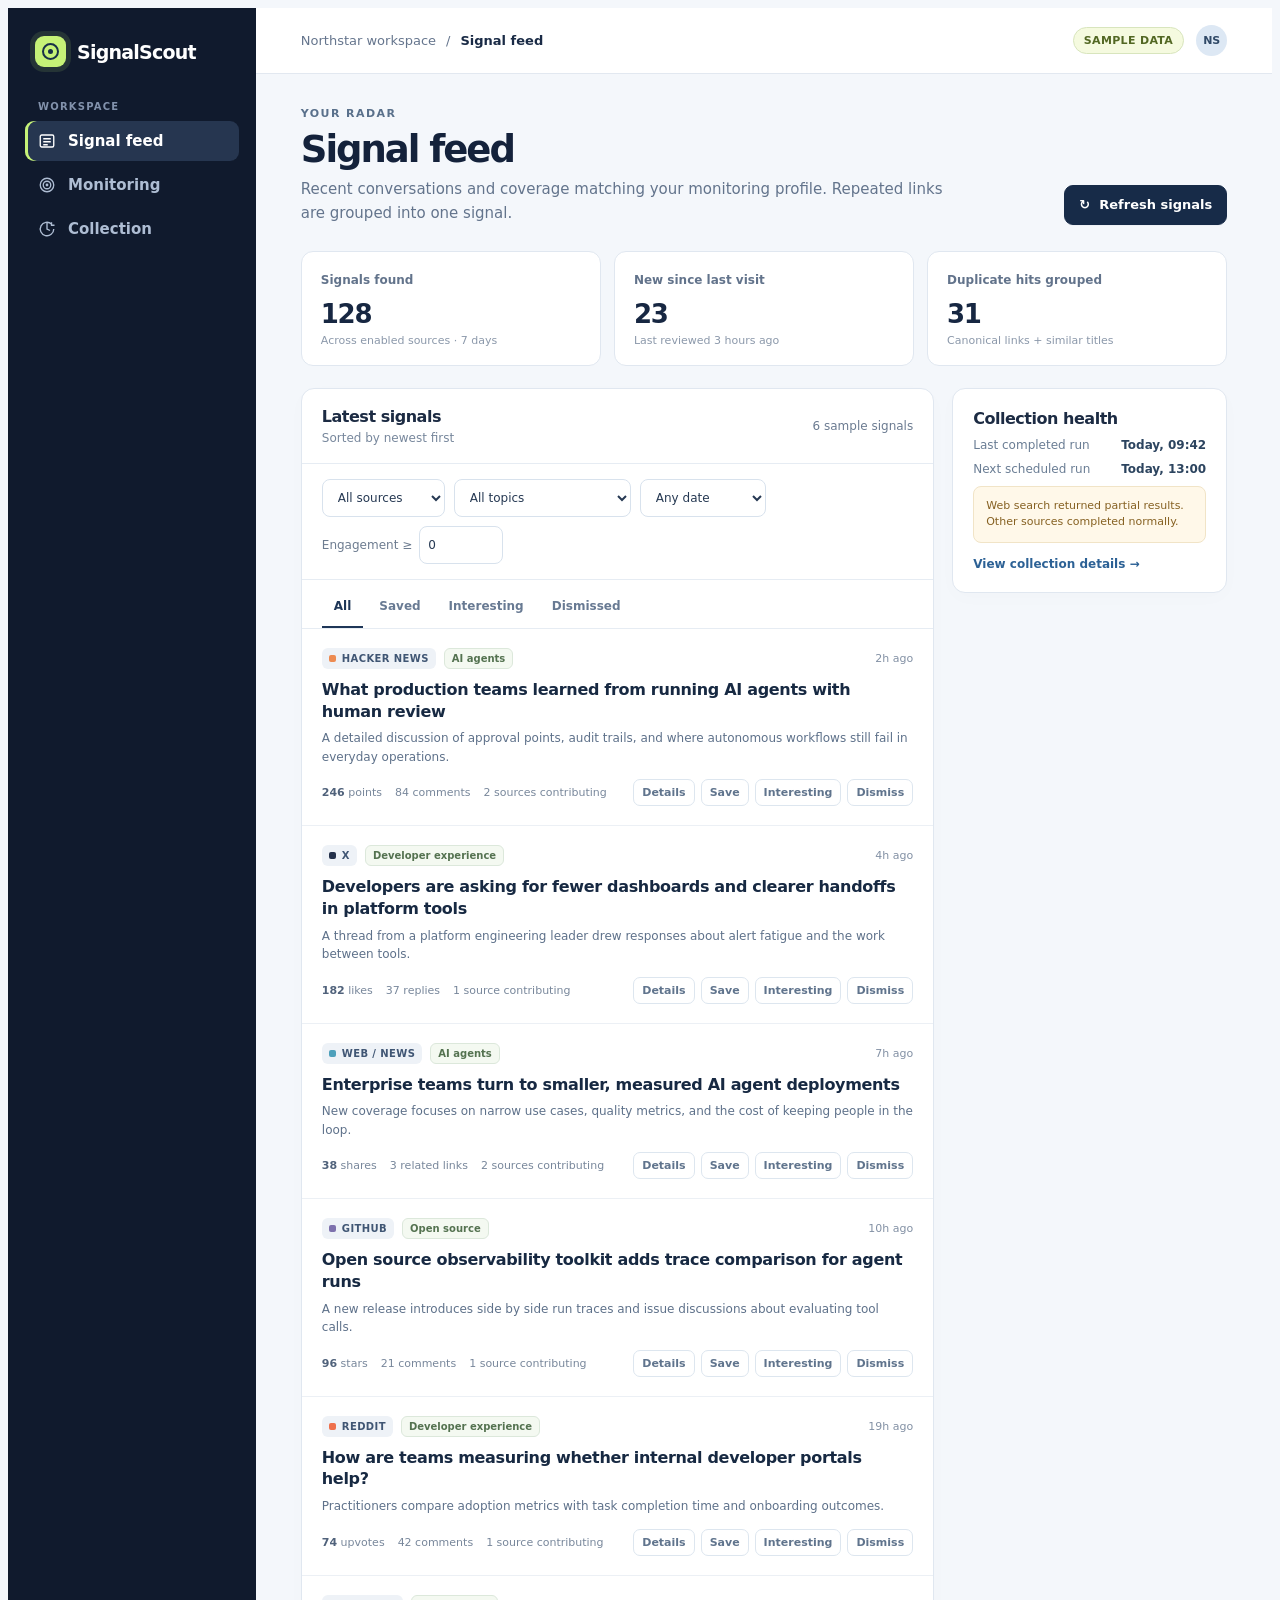
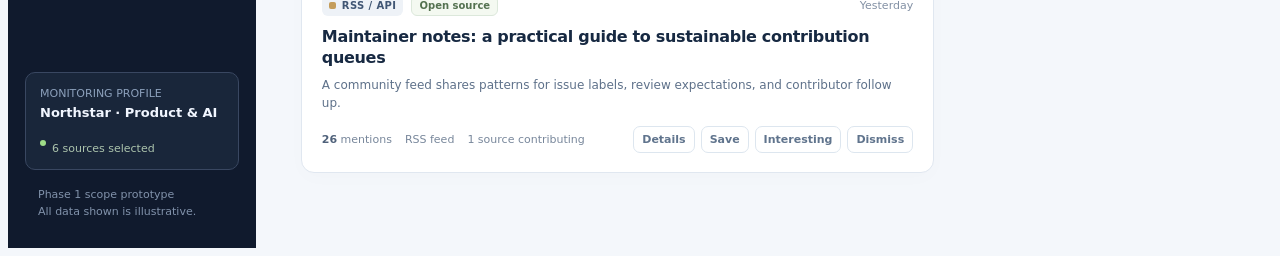
<file: specs/design/index.html>
<!doctype html>
<html lang="en">
<head>
  <meta charset="utf-8">
  <meta name="viewport" content="width=device-width, initial-scale=1">
  <meta name="theme-color" content="#101a2d">
  <title>SignalScout — Phase 1 scope prototype</title>
  <style>
    :root{font-family:Inter,ui-sans-serif,system-ui,-apple-system,BlinkMacSystemFont,"Segoe UI",sans-serif;color:#17233a;background:#f4f7fb;font-size:15px;font-synthesis:none}
    *{box-sizing:border-box}button,input,select{font:inherit}button{cursor:pointer}button:disabled{cursor:wait;opacity:.62}a{color:inherit}svg{display:block}
    :focus-visible{outline:3px solid #70b7ff;outline-offset:2px}
    .app{min-height:100vh;display:grid;grid-template-columns:248px minmax(0,1fr)}
    .sidebar{background:#101a2d;color:#dbe6f6;padding:28px 17px;display:flex;flex-direction:column;gap:34px;min-height:100vh}
    .brand{display:flex;align-items:center;gap:11px;padding:0 10px;color:#fff;font-size:19px;font-weight:760;letter-spacing:-.04em}
    .brand-mark{width:31px;height:31px;border-radius:9px;background:#c6f277;position:relative;box-shadow:0 0 0 5px #c6f2771e}
    .brand-mark:before,.brand-mark:after{content:"";position:absolute;border:2px solid #183048;border-radius:50%;inset:7px}
    .brand-mark:after{inset:13px;background:#183048}
    .nav-label,.side-label{text-transform:uppercase;letter-spacing:.12em;color:#8292ac;font-size:10px;font-weight:800;padding:0 13px;margin:0 0 9px}
    .nav{display:grid;gap:4px}.nav button{border:0;background:transparent;color:#aebdd3;width:100%;text-align:left;display:flex;align-items:center;gap:12px;padding:11px 13px;border-radius:9px;font-weight:620}
    .nav button:hover,.nav button.active{background:#263650;color:#fff}.nav button.active{box-shadow:inset 3px 0 #c6f277}.nav svg{width:18px;height:18px;stroke-width:1.8}
    .sidebar-bottom{margin-top:auto;display:grid;gap:17px}.workspace{padding:14px;border:1px solid #394761;border-radius:10px;background:#19263a}.workspace small{display:block;color:#8ca0bb;font-size:11px;margin-bottom:5px}.workspace strong{display:block;color:#f1f6ff;font-size:13px}.workspace span{display:inline-flex;align-items:center;gap:6px;color:#acc4ad;font-size:11px;margin-top:11px}.status-dot{width:6px;height:6px;border-radius:50%;background:#9edc88}
    .sidebar-note{padding:0 13px;color:#8192ab;font-size:11px;line-height:1.5}
    main{min-width:0}.topbar{height:66px;background:#fff;border-bottom:1px solid #e2e8f0;display:flex;align-items:center;justify-content:space-between;padding:0 clamp(20px,3.5vw,48px);gap:20px}
    .breadcrumb{display:flex;align-items:center;gap:10px;color:#65758d;font-size:13px}.breadcrumb strong{color:#1a2b46;font-weight:680}.top-actions{display:flex;align-items:center;gap:12px}.demo-pill{border:1px solid #d8e5bd;background:#f5fadf;color:#526723;border-radius:30px;padding:6px 10px;font-size:11px;font-weight:760;letter-spacing:.03em;text-transform:uppercase}.avatar{height:31px;width:31px;border-radius:50%;background:#dde8f4;color:#304967;display:grid;place-items:center;font-size:11px;font-weight:800}
    .content{max-width:1510px;margin:auto;padding:33px clamp(20px,3.5vw,48px) 75px}.view{display:none}.view.active{display:block}
    .page-head{display:flex;align-items:flex-end;justify-content:space-between;gap:20px;margin-bottom:26px}.eyebrow{color:#59708b;text-transform:uppercase;letter-spacing:.13em;font-size:11px;font-weight:800;margin:0 0 9px}.page-head h1{font-size:clamp(27px,3vw,37px);line-height:1.12;letter-spacing:-.055em;margin:0;color:#14223b}.subtle{color:#63748c;line-height:1.55;margin:8px 0 0}.page-head .subtle{max-width:650px}.button{display:inline-flex;align-items:center;justify-content:center;gap:8px;border:1px solid #d4dfec;border-radius:9px;background:#fff;color:#203550;padding:10px 14px;min-height:40px;font-weight:680;font-size:13px;white-space:nowrap;box-shadow:0 1px 1px #14223b08}.button:hover{background:#f5f8fc}.button.primary{border-color:#172b48;background:#172b48;color:#fff}.button.primary:hover{background:#294363}.button svg{width:16px;height:16px}.button.small{min-height:33px;padding:6px 10px;font-size:12px}.button.selected{border-color:#b9dca3;background:#eff8e9;color:#376136}.button.danger{color:#aa3e49}
    .overview-grid{display:grid;grid-template-columns:repeat(3,1fr);gap:13px;margin-bottom:22px}.metric{background:#fff;border:1px solid #e0e7f0;border-radius:12px;padding:18px 19px;min-width:0}.metric-label{font-size:12px;color:#62738b;font-weight:620}.metric-main{display:flex;align-items:baseline;gap:10px;margin-top:11px}.metric strong{font-size:26px;letter-spacing:-.05em;color:#172742}.metric p{font-size:11px;color:#8b98aa;margin:5px 0 0}
    .panel{background:#fff;border:1px solid #e0e7f0;border-radius:13px;box-shadow:0 5px 20px #14223b04}.feed-layout{display:grid;grid-template-columns:minmax(0,1fr) 275px;gap:18px;align-items:start}.feed-panel{overflow:hidden}.panel-heading{display:flex;align-items:center;justify-content:space-between;gap:12px;padding:18px 20px;border-bottom:1px solid #e6ecf3}.panel-heading h2,.side-panel h2{font-size:16px;letter-spacing:-.03em;margin:0;color:#1c2b43}.panel-heading p{margin:5px 0 0;font-size:12px;color:#77879c}.count{font-size:12px;color:#6b7b91}
    .filters{padding:15px 20px;border-bottom:1px solid #e6ecf3;display:flex;gap:9px;flex-wrap:wrap}.filters select,.field input,.field select,.inline-form input{border:1px solid #d8e2ed;background:#fff;color:#263953;border-radius:8px;padding:9px 11px;min-height:38px;outline:none}.filters select{font-size:12px;min-width:120px}.filters label{display:flex;align-items:center;gap:7px;color:#6d7c90;font-size:12px}.filters label input{width:84px;min-height:38px;border:1px solid #d8e2ed;border-radius:8px;padding:8px;color:#263953}.filters select:focus,.field input:focus,.field select:focus,.inline-form input:focus{border-color:#6ba8ec;box-shadow:0 0 0 3px #dcebff}
    .feed-tabs{display:flex;gap:4px;padding:10px 20px 0;border-bottom:1px solid #e6ecf3;overflow:auto}.feed-tabs button{border:0;background:transparent;padding:9px 12px 13px;color:#687a93;font-size:12px;font-weight:700;white-space:nowrap;border-bottom:2px solid transparent}.feed-tabs button.active{color:#1e3657;border-bottom-color:#1e3657}
    .signal{padding:19px 20px;border-bottom:1px solid #ecf0f5}.signal:last-child{border-bottom:0}.signal-top{display:flex;align-items:center;gap:8px;flex-wrap:wrap;margin-bottom:10px}.source{display:inline-flex;align-items:center;gap:6px;border-radius:6px;background:#eef2f7;color:#405674;padding:5px 7px;font-size:10px;font-weight:780;text-transform:uppercase;letter-spacing:.04em}.source i{height:7px;width:7px;border-radius:2px;background:#577ba3}.source.x i{background:#24314b}.source.hn i{background:#ed8b51}.source.reddit i{background:#ee704c}.source.github i{background:#7d71ad}.source.news i{background:#4da0bb}.source.rss i{background:#c49d5b}.tag{border:1px solid #dce8db;background:#f4f9f1;color:#547250;border-radius:6px;padding:4px 7px;font-size:10px;font-weight:700}.signal-time{margin-left:auto;color:#8290a4;font-size:11px;white-space:nowrap}.signal h3{font-size:16px;line-height:1.35;letter-spacing:-.02em;margin:0 0 7px;color:#172942}.signal p{margin:0;color:#5e718a;font-size:12px;line-height:1.55;max-width:850px}.signal-bottom{display:flex;align-items:center;justify-content:space-between;gap:12px;margin-top:13px;flex-wrap:wrap}.signal-meta{display:flex;align-items:center;gap:13px;color:#78879b;font-size:11px;flex-wrap:wrap}.signal-meta strong{color:#50627b;font-weight:700}.signal-actions{display:flex;gap:6px;flex-wrap:wrap}.signal-actions button{border:1px solid #dde6ef;border-radius:7px;background:#fff;padding:6px 8px;color:#60748d;font-size:11px;font-weight:710}.signal-actions button:hover{background:#f4f8fc}.signal-actions button.on{background:#eef6e7;border-color:#cae0be;color:#4a7138}.signal-actions button.dismissed{background:#f9eeee;border-color:#efd6d8;color:#9d5660}
    .side-stack{display:grid;gap:16px}.side-panel{padding:20px}.side-panel h2{margin-bottom:5px}.run-row{display:flex;justify-content:space-between;gap:10px;margin:10px 0;font-size:12px;color:#6a7d94}.run-row strong{color:#2c445f}.notice{padding:11px 12px;background:#fff8e9;color:#866122;border:1px solid #f1e4c7;border-radius:8px;font-size:11px;line-height:1.5}.link-button{border:0;background:transparent;color:#2c6195;font-weight:730;padding:0;font-size:12px}.link-button:hover{text-decoration:underline}.side-panel .link-button{margin-top:14px}
    .badge{border-radius:6px;background:#e5f5ed;color:#387c5d;padding:5px 8px;font-size:10px;font-weight:780}.badge.blue{background:#e7f1fb;color:#4776a1}
    .monitor-grid{display:grid;grid-template-columns:minmax(0,1.4fr) minmax(260px,.75fr);gap:18px}.monitor-panel{padding:22px}.monitor-panel h2{margin:0;font-size:17px;letter-spacing:-.02em}.monitor-panel>p{font-size:12px;color:#73839a;margin:6px 0 21px}.config-group{border-top:1px solid #e8eef4;padding:19px 0}.config-group:first-of-type{border-top:0;padding-top:0}.config-head{display:flex;justify-content:space-between;align-items:center;gap:12px;margin-bottom:11px}.config-head h3{margin:0;font-size:13px}.config-head span{font-size:11px;color:#8a99a9}.chips{display:flex;gap:7px;flex-wrap:wrap}.chip{display:inline-flex;align-items:center;gap:7px;background:#f0f5f9;border:1px solid #dfe8f0;color:#36516d;border-radius:7px;padding:7px 9px;font-size:12px;font-weight:650}.chip button{border:0;background:transparent;color:#8b9aab;padding:0;font-size:15px;line-height:1}.chip button:hover{color:#a3494f}.inline-form{display:flex;gap:7px;margin-top:12px}.inline-form input{flex:1;min-width:0;font-size:12px}.inline-form button{white-space:nowrap}.source-grid{display:grid;grid-template-columns:repeat(2,1fr);gap:9px}.source-toggle{border:1px solid #e1e9f1;border-radius:9px;padding:11px 12px;display:flex;align-items:center;justify-content:space-between;gap:10px;font-size:12px;font-weight:700;color:#344963}.source-toggle small{display:block;font-size:10px;color:#8b9aa9;font-weight:500;margin-top:3px}.source-toggle input{accent-color:#508b55;width:17px;height:17px}.monitor-save{display:flex;align-items:center;gap:12px;margin-top:12px}.saved-note{color:#4f8b54;font-size:11px;font-weight:720}
    .scope-list{display:grid;gap:10px;margin-top:16px}.scope-item{border:1px solid #e1e8ef;border-radius:9px;padding:12px 13px}.scope-item strong{display:block;color:#2d405c;font-size:12px}.scope-item span{display:block;color:#74849a;font-size:11px;line-height:1.5;margin-top:5px}
    .collection-grid{display:grid;grid-template-columns:minmax(0,1.25fr) minmax(280px,.75fr);gap:18px}.collection-main{padding:23px}.collection-top{display:flex;justify-content:space-between;align-items:start;gap:15px}.collection-top h2{margin:0;font-size:17px}.collection-top p{margin:6px 0 0;color:#72849a;font-size:12px}.run-status{display:inline-flex;align-items:center;gap:7px;background:#edf7ed;color:#4a8049;border-radius:7px;padding:7px 10px;font-size:11px;font-weight:760}.run-status.partial{background:#fff5e3;color:#9b6b22}.run-status.running{background:#e9f1fb;color:#4777ab}.collection-table{width:100%;border-collapse:collapse;margin-top:19px}.collection-table td{border-top:1px solid #e9eef3;padding:14px 0;font-size:12px;color:#63758b}.collection-table td:first-child{font-weight:750;color:#2d405b}.collection-table td:last-child{text-align:right}.small-text{font-size:11px;color:#8997a8}.run-steps{display:grid;gap:14px;padding:20px}.run-step{display:flex;align-items:start;gap:11px;font-size:12px;color:#5f7288}.step-number{height:23px;width:23px;border-radius:50%;display:grid;place-items:center;background:#dff0d8;color:#3e7845;font-weight:800;font-size:11px;flex:none}.run-step strong{display:block;color:#2a3e59;margin-bottom:3px}.run-step span:last-child{font-size:11px;line-height:1.5}.collection-actions{display:flex;gap:10px;align-items:center;margin-top:19px;flex-wrap:wrap}
    .empty{padding:42px 20px;text-align:center;color:#7b8da3}.empty strong{display:block;color:#2c405a;font-size:15px;margin-bottom:5px}.empty p{margin:0;font-size:12px}.overlay{position:fixed;inset:0;background:#101a2d80;z-index:5;display:none;justify-content:flex-end}.overlay.open{display:flex}.drawer{background:#fff;width:min(520px,100%);height:100%;overflow:auto;box-shadow:-10px 0 40px #101a2d2c;padding:30px}.drawer-top{display:flex;align-items:start;justify-content:space-between;gap:15px}.drawer h2{font-size:25px;letter-spacing:-.04em;line-height:1.25;margin:17px 0 12px}.drawer p{color:#536982;line-height:1.65;font-size:13px}.drawer .close{border:1px solid #e0e8f0;border-radius:8px;background:#fff;font-size:20px;width:33px;height:33px}.drawer-section{border-top:1px solid #e7edf3;padding:17px 0}.drawer-section h3{font-size:11px;text-transform:uppercase;letter-spacing:.1em;color:#8a99aa;margin:0 0 12px}.drawer-facts{display:grid;grid-template-columns:1fr 1fr;gap:14px;font-size:12px}.drawer-facts strong{display:block;color:#324b68;margin-bottom:4px}.drawer-facts span{color:#708198}.drawer-actions{display:flex;gap:8px;flex-wrap:wrap;margin:17px 0 23px}.drawer a.external{display:inline-flex;align-items:center;gap:5px;color:#2c6598;font-size:12px;font-weight:750;text-decoration:none}.drawer a.external:hover{text-decoration:underline}
    .toast{position:fixed;right:24px;bottom:24px;background:#172b47;color:#fff;padding:11px 15px;border-radius:9px;box-shadow:0 10px 30px #101a2d32;font-size:12px;z-index:10;display:none}.toast.show{display:block}
    @media(max-width:1100px){.feed-layout,.monitor-grid,.collection-grid{grid-template-columns:1fr}.overview-grid{grid-template-columns:repeat(2,1fr)}}
    @media(max-width:700px){.app{display:block}.sidebar{min-height:auto;padding:14px 16px;gap:13px}.brand{font-size:17px}.sidebar nav{overflow:auto}.nav-label,.sidebar-bottom{display:none}.nav{display:flex;gap:4px;width:max-content}.nav button{width:auto;padding:9px 11px;font-size:12px}.nav svg{width:16px;height:16px}.topbar{height:55px;padding:0 17px}.breadcrumb{font-size:11px}.avatar{display:none}.content{padding:24px 16px 55px}.page-head{align-items:start;flex-direction:column}.page-head h1{font-size:29px}.overview-grid{gap:8px}.metric{padding:13px}.metric strong{font-size:22px}.feed-layout{gap:12px}.filters{padding:12px}.filters select{flex:1;min-width:calc(50% - 8px)}.signal{padding:16px 14px}.signal-time{margin-left:0}.signal-bottom{align-items:start}.source-grid{grid-template-columns:1fr}.collection-top{flex-direction:column}.drawer{padding:20px}}
  </style>
</head>
<body>
  <div class="app">
    <aside class="sidebar">
      <div class="brand"><span class="brand-mark" aria-hidden="true"></span>SignalScout</div>
      <nav aria-label="Main navigation"><p class="nav-label">Workspace</p><div class="nav">
        <button class="active" data-view="feed"><svg viewBox="0 0 24 24" fill="none" stroke="currentColor" aria-hidden="true"><rect x="3" y="4" width="18" height="16" rx="2"/><path d="M7 9h10M7 13h10M7 17h6"/></svg>Signal feed</button>
        <button data-view="monitoring"><svg viewBox="0 0 24 24" fill="none" stroke="currentColor" aria-hidden="true"><circle cx="12" cy="12" r="9"/><circle cx="12" cy="12" r="5"/><circle cx="12" cy="12" r="1"/></svg>Monitoring</button>
        <button data-view="collection"><svg viewBox="0 0 24 24" fill="none" stroke="currentColor" aria-hidden="true"><path d="M12 3v9l4 2M21 12a9 9 0 1 1-3-6.7"/><path d="M18 3v4h4"/></svg>Collection</button>
      </div></nav>
      <div class="sidebar-bottom"><div class="workspace"><small>MONITORING PROFILE</small><strong>Northstar · Product & AI</strong><span><i class="status-dot"></i> <span id="enabled-count">6 sources selected</span></span></div><div class="sidebar-note">Phase 1 scope prototype<br>All data shown is illustrative.</div></div>
    </aside>
    <main>
      <header class="topbar"><div class="breadcrumb">Northstar workspace <span aria-hidden="true">/</span> <strong id="breadcrumb-view">Signal feed</strong></div><div class="top-actions"><span class="demo-pill">Sample data</span><span class="avatar" title="Default user">NS</span></div></header>
      <div class="content">
        <section class="view active" id="feed-view" aria-labelledby="feed-title">
          <div class="page-head"><div><p class="eyebrow">Your radar</p><h1 id="feed-title">Signal feed</h1><p class="subtle">Recent conversations and coverage matching your monitoring profile. Repeated links are grouped into one signal.</p></div><button class="button primary" id="refresh-from-feed">↻ &nbsp;Refresh signals</button></div>
          <div class="overview-grid" aria-label="Feed summary">
            <div class="metric"><span class="metric-label">Signals found</span><div class="metric-main"><strong>128</strong></div><p>Across enabled sources · 7 days</p></div>
            <div class="metric"><span class="metric-label">New since last visit</span><div class="metric-main"><strong>23</strong></div><p>Last reviewed 3 hours ago</p></div>
            <div class="metric"><span class="metric-label">Duplicate hits grouped</span><div class="metric-main"><strong>31</strong></div><p>Canonical links + similar titles</p></div>
          </div>
          <div class="feed-layout"><div class="panel feed-panel">
            <div class="panel-heading"><div><h2>Latest signals</h2><p>Sorted by newest first</p></div><span class="count" id="feed-count"></span></div>
            <div class="filters" aria-label="Filter signals">
              <select id="source-filter" aria-label="Filter by source"><option value="all">All sources</option><option>X</option><option>Web / news</option><option>Hacker News</option><option>Reddit</option><option>GitHub</option><option>RSS / API</option></select>
              <select id="topic-filter" aria-label="Filter by topic"><option value="all">All topics</option><option>AI agents</option><option>Developer experience</option><option>Open source</option></select>
              <select id="date-filter" aria-label="Filter by date"><option value="all">Any date</option><option value="24">Past 24 hours</option><option value="168">Past 7 days</option></select>
              <label>Engagement ≥ <input id="engagement-filter" type="number" min="0" value="0" aria-label="Minimum engagement"></label>
            </div>
            <div class="feed-tabs" role="tablist" aria-label="Triage status"><button class="active" data-feed-tab="all" role="tab" aria-selected="true">All</button><button data-feed-tab="saved" role="tab" aria-selected="false">Saved</button><button data-feed-tab="interesting" role="tab" aria-selected="false">Interesting</button><button data-feed-tab="dismissed" role="tab" aria-selected="false">Dismissed</button></div>
            <div id="signal-list" aria-live="polite"></div>
          </div><div class="side-stack">
            <div class="panel side-panel"><h2>Collection health</h2><div class="run-row"><span>Last completed run</span><strong id="last-run-mini">Today, 09:42</strong></div><div class="run-row"><span>Next scheduled run</span><strong>Today, 13:00</strong></div><div class="notice">Web search returned partial results. Other sources completed normally.</div><button class="link-button" data-view="collection">View collection details →</button></div>
          </div></div>
        </section>
        <section class="view" id="monitoring-view" aria-labelledby="monitoring-title">
          <div class="page-head"><div><p class="eyebrow">Monitoring profile</p><h1 id="monitoring-title">What to watch</h1><p class="subtle">Define topics, words, competitors, and people. These rules guide scheduled searches across enabled sources.</p></div></div>
          <div class="monitor-grid"><div class="panel monitor-panel"><h2>Search interests</h2><p>Use include and exclude terms to keep the feed focused.</p><div id="config-groups"></div><div class="monitor-save"><button class="button primary" id="save-profile">Save monitoring profile</button><span id="profile-saved" class="saved-note" aria-live="polite"></span></div></div><div class="panel monitor-panel"><h2>Sources to search</h2><p>Some sources may provide partial results if a connection is unavailable.</p><div class="source-grid" id="source-toggles"></div><div class="scope-list"><div class="scope-item"><strong>Collection cadence</strong><span>Illustrative schedule: every 4 hours. Manual refresh is also available.</span></div><div class="scope-item"><strong>Search providers</strong><span>Web and X search use configured API keys in the product environment. Keys are never entered on this screen.</span></div></div></div></div>
        </section>
        <section class="view" id="collection-view" aria-labelledby="collection-title">
          <div class="page-head"><div><p class="eyebrow">Source operations</p><h1 id="collection-title">Collection</h1><p class="subtle">Review the latest batch, see source level issues, and start a manual refresh.</p></div><button class="button primary" id="refresh-from-collection">↻ &nbsp;Run collection now</button></div>
          <div class="collection-grid"><div class="panel collection-main"><div class="collection-top"><div><h2>Latest run</h2><p id="collection-time">Today, 09:42 · scheduled · completed in 2m 14s</p></div><span class="run-status partial" id="run-status">Partial success</span></div><table class="collection-table" id="collection-table"><tbody></tbody></table><div class="collection-actions"><span class="notice">Web search used cached results after a provider timeout. The feed still shows results from other sources.</span></div></div><div class="panel"><div class="panel-heading"><div><h2>From search to feed</h2><p>One common signal shape</p></div></div><div class="run-steps"><div class="run-step"><span class="step-number">1</span><span><strong>Search configured sources</strong>Topics and tracked entities form source specific queries.</span></div><div class="run-step"><span class="step-number">2</span><span><strong>Normalize results</strong>Store title, snippet, URL, time, engagement, and matched topics.</span></div><div class="run-step"><span class="step-number">3</span><span><strong>Group duplicates</strong>Canonical URLs and similar titles merge while source provenance stays visible.</span></div><div class="run-step"><span class="step-number">4</span><span><strong>Update the radar</strong>The feed and its summary refresh together.</span></div></div></div></div>
        </section>
      </div>
    </main>
  </div>
  <div class="overlay" id="detail-overlay" role="dialog" aria-modal="true" aria-labelledby="detail-title"><div class="drawer"><div class="drawer-top"><span class="eyebrow">Signal detail</span><button class="close" id="close-detail" aria-label="Close detail">×</button></div><div id="detail-content"></div></div></div>
  <div class="toast" id="toast" role="status"></div>
  <script>
    const signals = [
      {id:1,source:'Hacker News',topic:'AI agents',hours:2,time:'2h ago',title:'What production teams learned from running AI agents with human review',snippet:'A detailed discussion of approval points, audit trails, and where autonomous workflows still fail in everyday operations.',url:'https://example.com/signal/agent-review',engagement:246,metric:'points',secondary:'84 comments',sources:['Hacker News','Reddit'],matched:'AI agents, agent workflows',body:'The conversation centers on practical controls for agent based workflows. Several practitioners compare review checkpoints, task boundaries, and ways to measure reliability before broader rollout.'},
      {id:2,source:'X',topic:'Developer experience',hours:4,time:'4h ago',title:'Developers are asking for fewer dashboards and clearer handoffs in platform tools',snippet:'A thread from a platform engineering leader drew responses about alert fatigue and the work between tools.',url:'https://example.com/signal/platform-handoffs',engagement:182,metric:'likes',secondary:'37 replies',sources:['X'],matched:'Developer experience, platform tools',body:'The post highlights how teams often add visibility without making the next action clear. Replies discuss ownership, handoffs, and reducing repetitive triage.'},
      {id:3,source:'Web / news',topic:'AI agents',hours:7,time:'7h ago',title:'Enterprise teams turn to smaller, measured AI agent deployments',snippet:'New coverage focuses on narrow use cases, quality metrics, and the cost of keeping people in the loop.',url:'https://example.com/ai-agent-deployments',engagement:38,metric:'shares',secondary:'3 related links',sources:['Web / news','RSS / API'],matched:'AI agents, enterprise AI',body:'The article describes a shift toward targeted deployments. Teams are tracking task completion, handoff rates, and review effort alongside usage.'},
      {id:4,source:'GitHub',topic:'Open source',hours:10,time:'10h ago',title:'Open source observability toolkit adds trace comparison for agent runs',snippet:'A new release introduces side by side run traces and issue discussions about evaluating tool calls.',url:'https://example.com/signal/trace-comparison',engagement:96,metric:'stars',secondary:'21 comments',sources:['GitHub'],matched:'Open source, AI agents',body:'The release makes run level comparison easier for development teams. Discussion focuses on useful evaluation signals and how to diagnose failures.'},
      {id:5,source:'Reddit',topic:'Developer experience',hours:19,time:'19h ago',title:'How are teams measuring whether internal developer portals help?',snippet:'Practitioners compare adoption metrics with task completion time and onboarding outcomes.',url:'https://example.com/signal/developer-portals',engagement:74,metric:'upvotes',secondary:'42 comments',sources:['Reddit'],matched:'Developer experience, developer portals',body:'The thread questions simple usage metrics and asks for measures tied to outcomes, including onboarding time, support load, and completed self service tasks.'},
      {id:6,source:'RSS / API',topic:'Open source',hours:32,time:'Yesterday',title:'Maintainer notes: a practical guide to sustainable contribution queues',snippet:'A community feed shares patterns for issue labels, review expectations, and contributor follow up.',url:'https://example.com/signal/contribution-queues',engagement:26,metric:'mentions',secondary:'RSS feed',sources:['RSS / API'],matched:'Open source, maintainers',body:'The guide offers concrete ways to make open source contribution queues easier to manage and more predictable for maintainers and contributors.'}
    ];
    const states = Object.fromEntries(signals.map(s=>[s.id,{saved:false,interesting:false,dismissed:false}]));
    const config = {topics:['AI agents','Developer experience','Open source'],include:['agent workflows','developer portals','platform engineering'],exclude:['job listings','crypto'],competitors:['Acme Labs · acme.example','Orbit AI · @orbitai'],people:['Maya Chen · @mayachen','Alex Rivera · github.com/arivera']};
    const configLabels = {topics:['Topics','A topic to monitor'],include:['Include keywords','Add an include keyword'],exclude:['Exclude keywords','Add an exclude keyword'],competitors:['Competitors','Name, domain, or handle'],people:['Influential people','Name, handle, or profile URL']};
    const sources = [{name:'X',sub:'Recent posts',on:true},{name:'Web / news',sub:'Search and pages',on:true},{name:'Hacker News',sub:'Stories and comments',on:true},{name:'Reddit',sub:'Posts and comments',on:true},{name:'GitHub',sub:'Issues, discussions, repos',on:true},{name:'RSS / API',sub:'Feeds and selected APIs',on:true}];
    const runRows=[['X','34 results','Complete'],['Web / news','18 results · cached','Partial'],['Hacker News','29 results','Complete'],['Reddit','25 results','Complete'],['GitHub','16 results','Complete'],['RSS / API','6 results','Complete']];
    let currentView='feed', currentTab='all', detailId=null, toastTimer;
    const escapeHtml=s=>String(s).replace(/[&<>"']/g,c=>({'&':'&amp;','<':'&lt;','>':'&gt;','"':'&quot;',"'":'&#39;'}[c]));
    function showToast(message){const el=document.getElementById('toast');el.textContent=message;el.classList.add('show');clearTimeout(toastTimer);toastTimer=setTimeout(()=>el.classList.remove('show'),2800)}
    function switchView(view){currentView=view;document.querySelectorAll('.view').forEach(el=>el.classList.toggle('active',el.id===view+'-view'));document.querySelectorAll('[data-view]').forEach(el=>{if(el.closest('.nav'))el.classList.toggle('active',el.dataset.view===view)});document.getElementById('breadcrumb-view').textContent={feed:'Signal feed',monitoring:'Monitoring',collection:'Collection'}[view];window.scrollTo({top:0,behavior:'smooth'})}
    function renderSignals(){const source=document.getElementById('source-filter').value,topic=document.getElementById('topic-filter').value,date=document.getElementById('date-filter').value,min=Number(document.getElementById('engagement-filter').value)||0;const visible=signals.filter(s=>(source==='all'||s.source===source||s.sources.includes(source))&&(topic==='all'||s.topic===topic)&&(date==='all'||s.hours<=Number(date))&&s.engagement>=min&&(currentTab==='all'?!states[s.id].dismissed:states[s.id][currentTab]));document.getElementById('feed-count').textContent=visible.length+' sample signals';document.getElementById('signal-list').innerHTML=visible.length?visible.map(s=>`<article class="signal"><div class="signal-top"><span class="source ${s.source==='Web / news'?'news':s.source==='Hacker News'?'hn':s.source==='RSS / API'?'rss':s.source.toLowerCase().split(' ')[0]}"><i></i>${escapeHtml(s.source)}</span><span class="tag">${escapeHtml(s.topic)}</span><span class="signal-time">${escapeHtml(s.time)}</span></div><h3>${escapeHtml(s.title)}</h3><p>${escapeHtml(s.snippet)}</p><div class="signal-bottom"><div class="signal-meta"><span><strong>${s.engagement}</strong> ${escapeHtml(s.metric)}</span><span>${escapeHtml(s.secondary)}</span><span>${s.sources.length} ${s.sources.length===1?'source':'sources'} contributing</span></div><div class="signal-actions"><button data-detail="${s.id}">Details</button><button data-action="saved" data-id="${s.id}" class="${states[s.id].saved?'on':''}">${states[s.id].saved?'Saved':'Save'}</button><button data-action="interesting" data-id="${s.id}" class="${states[s.id].interesting?'on':''}">${states[s.id].interesting?'Interesting ✓':'Interesting'}</button><button data-action="dismissed" data-id="${s.id}" class="${states[s.id].dismissed?'dismissed':''}">${states[s.id].dismissed?'Restore':'Dismiss'}</button></div></div></article>`).join(''):'<div class="empty"><strong>No matching signals</strong><p>Try a wider date range or a lower engagement threshold.</p></div>'}
    function openDetail(id){const s=signals.find(x=>x.id===id);if(!s)return;detailId=id;document.getElementById('detail-content').innerHTML=`<div class="signal-top"><span class="source">${escapeHtml(s.source)}</span><span class="tag">${escapeHtml(s.topic)}</span><span class="signal-time">${escapeHtml(s.time)}</span></div><h2 id="detail-title">${escapeHtml(s.title)}</h2><p>${escapeHtml(s.body)}</p><div class="drawer-actions"><button class="button small ${states[id].saved?'selected':''}" data-action="saved" data-id="${id}">${states[id].saved?'Saved ✓':'Save'}</button><button class="button small ${states[id].interesting?'selected':''}" data-action="interesting" data-id="${id}">${states[id].interesting?'Interesting ✓':'Mark interesting'}</button><button class="button small ${states[id].dismissed?'danger':''}" data-action="dismissed" data-id="${id}">${states[id].dismissed?'Restore':'Dismiss'}</button></div><div class="drawer-section"><h3>Why this matched</h3><div class="drawer-facts"><div><strong>Matched terms</strong><span>${escapeHtml(s.matched)}</span></div><div><strong>Engagement</strong><span>${s.engagement} ${escapeHtml(s.metric)} · ${escapeHtml(s.secondary)}</span></div></div></div><div class="drawer-section"><h3>Sources in this group</h3><p>${s.sources.map(escapeHtml).join(' · ')}</p><a class="external" href="${escapeHtml(s.url)}" target="_blank" rel="noopener noreferrer">Open original source ↗</a></div>`;document.getElementById('detail-overlay').classList.add('open');document.getElementById('close-detail').focus()}
    function closeDetail(){document.getElementById('detail-overlay').classList.remove('open');detailId=null}
    function updateState(action,id){states[id][action]=!states[id][action];renderSignals();if(detailId===id)openDetail(id);showToast(action==='dismissed'?(states[id].dismissed?'Signal dismissed':'Signal restored'):action==='saved'?(states[id].saved?'Signal saved':'Removed from saved'):(states[id].interesting?'Marked interesting':'Interesting mark removed'))}
    function renderConfig(){document.getElementById('config-groups').innerHTML=Object.entries(configLabels).map(([key,[label,placeholder]])=>`<div class="config-group"><div class="config-head"><h3>${label}</h3><span>${config[key].length} added</span></div><div class="chips">${config[key].map((v,i)=>`<span class="chip">${escapeHtml(v)}<button aria-label="Remove ${escapeHtml(v)}" data-remove-key="${key}" data-remove-index="${i}">×</button></span>`).join('')}</div><form class="inline-form" data-add-key="${key}"><input aria-label="${placeholder}" placeholder="${placeholder}" required maxlength="100"><button class="button small" type="submit">Add</button></form></div>`).join('');document.getElementById('source-toggles').innerHTML=sources.map((s,i)=>`<label class="source-toggle"><span>${escapeHtml(s.name)}<small>${escapeHtml(s.sub)}</small></span><input type="checkbox" data-source-index="${i}" ${s.on?'checked':''} aria-label="Enable ${escapeHtml(s.name)}"></label>`).join('');document.getElementById('enabled-count').textContent=sources.filter(s=>s.on).length+' sources selected'}
    function renderRun(){document.querySelector('#collection-table tbody').innerHTML=runRows.map(([name,count,status])=>`<tr><td>${name}</td><td>${count}</td><td><span class="badge ${status==='Partial'?'blue':''}">${status}</span></td></tr>`).join('')}
    function runCollection(){switchView('collection');const button=document.getElementById('refresh-from-collection');button.disabled=true;button.textContent='Refreshing…';const status=document.getElementById('run-status');status.className='run-status running';status.textContent='Running';document.getElementById('collection-time').textContent='Today, just now · manual run in progress';setTimeout(()=>{status.className='run-status partial';status.textContent='Partial success';document.getElementById('collection-time').textContent='Today, just now · manual · completed (sample)';document.getElementById('last-run-mini').textContent='Just now';button.disabled=false;button.innerHTML='↻ &nbsp;Run collection now';showToast('Sample collection complete. Web search remains partial.')},1500)}
    document.addEventListener('click',e=>{const view=e.target.closest('[data-view]');if(view){switchView(view.dataset.view);return}const tab=e.target.closest('[data-feed-tab]');if(tab){currentTab=tab.dataset.feedTab;document.querySelectorAll('[data-feed-tab]').forEach(el=>{el.classList.toggle('active',el===tab);el.setAttribute('aria-selected',el===tab)});renderSignals();return}const action=e.target.closest('[data-action]');if(action){updateState(action.dataset.action,Number(action.dataset.id));return}const detail=e.target.closest('[data-detail]');if(detail){openDetail(Number(detail.dataset.detail));return}const remove=e.target.closest('[data-remove-key]');if(remove){config[remove.dataset.removeKey].splice(Number(remove.dataset.removeIndex),1);renderConfig();document.getElementById('profile-saved').textContent='Unsaved changes';return}});
    document.addEventListener('submit',e=>{const form=e.target.closest('[data-add-key]');if(!form)return;e.preventDefault();const value=form.querySelector('input').value.trim();if(!value)return;if(config[form.dataset.addKey].some(v=>v.toLowerCase()===value.toLowerCase())){showToast('Already in this list');return}config[form.dataset.addKey].push(value);renderConfig();document.getElementById('profile-saved').textContent='Unsaved changes'});
    document.addEventListener('change',e=>{if(e.target.matches('#source-filter,#topic-filter,#date-filter,#engagement-filter'))renderSignals();if(e.target.matches('[data-source-index]')){sources[Number(e.target.dataset.sourceIndex)].on=e.target.checked;document.getElementById('enabled-count').textContent=sources.filter(s=>s.on).length+' sources selected';document.getElementById('profile-saved').textContent='Unsaved changes'}});
    document.getElementById('engagement-filter').addEventListener('input',renderSignals);
    document.getElementById('save-profile').addEventListener('click',()=>{document.getElementById('profile-saved').textContent='Saved for this demo session';showToast('Monitoring profile saved in this prototype')});
    document.getElementById('refresh-from-feed').addEventListener('click',runCollection);document.getElementById('refresh-from-collection').addEventListener('click',runCollection);
    document.getElementById('close-detail').addEventListener('click',closeDetail);document.getElementById('detail-overlay').addEventListener('click',e=>{if(e.target.id==='detail-overlay')closeDetail()});document.addEventListener('keydown',e=>{if(e.key==='Escape')closeDetail()});
    renderSignals();renderConfig();renderRun();
  </script>
</body>
</html>
</file>
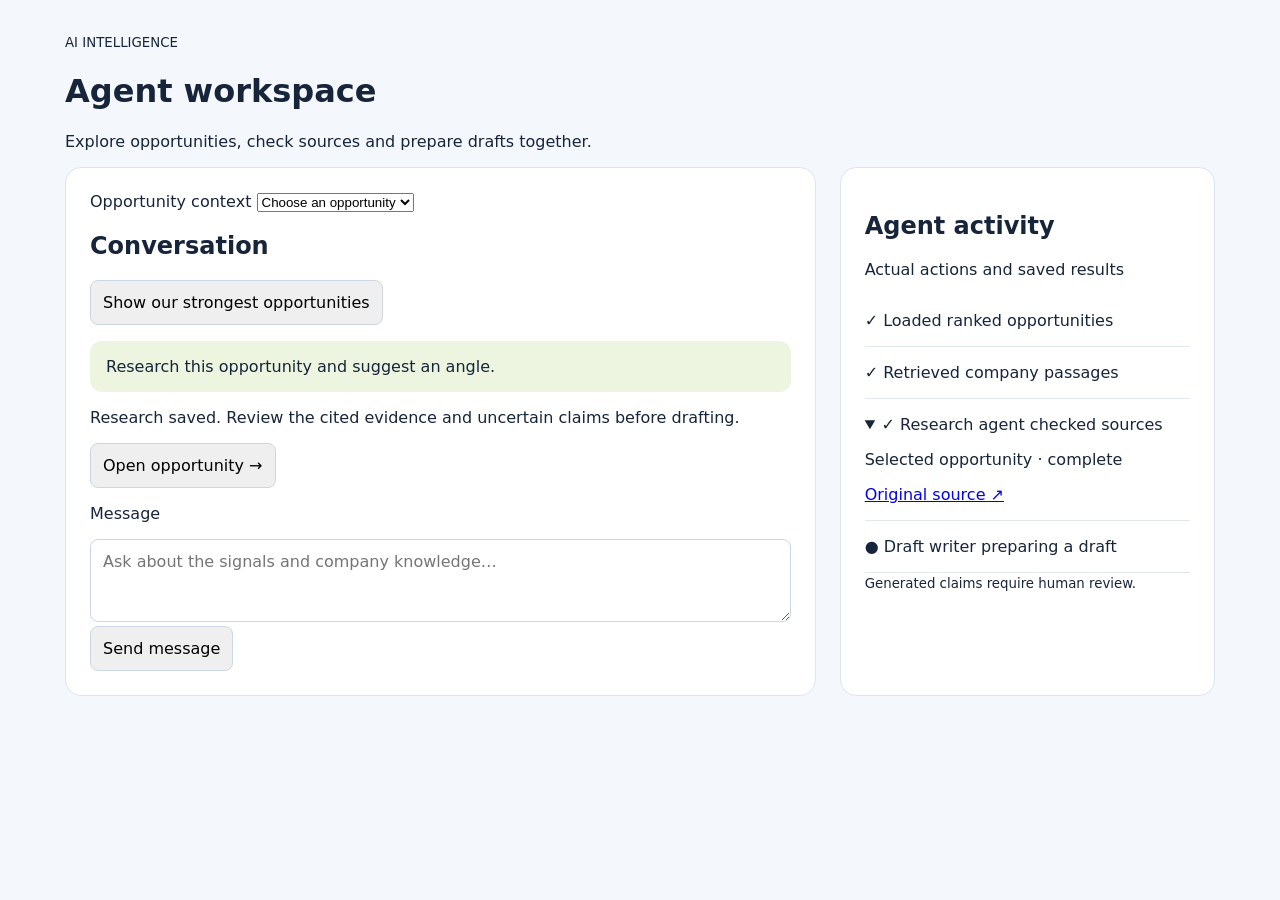
<file: specs/features/agent-workspace/prototype.html>
<!doctype html><html lang="en"><meta charset="utf-8"><meta name="viewport" content="width=device-width, initial-scale=1"><title>Agent workspace prototype</title><style>body{font:16px system-ui;background:#f4f7fb;color:#17253b;margin:0;padding:32px}main{max-width:1150px;margin:auto}.grid{display:grid;grid-template-columns:2fr 1fr;gap:24px}.panel{background:white;border:1px solid #dce5ef;border-radius:16px;padding:24px}button,textarea{font:inherit;padding:12px;border-radius:8px;border:1px solid #ccd7e6}textarea{box-sizing:border-box;width:100%}.step{padding:16px 0;border-bottom:1px solid #e1e7ef}.user{background:#edf4df;padding:16px;border-radius:12px}@media(max-width:700px){body{padding:16px}.grid{grid-template-columns:1fr}}</style><main><small>AI INTELLIGENCE</small><h1>Agent workspace</h1><p>Explore opportunities, check sources and prepare drafts together.</p><div class="grid"><section class="panel"><label>Opportunity context <select><option>Choose an opportunity</option></select></label><h2>Conversation</h2><button>Show our strongest opportunities</button><p class="user">Research this opportunity and suggest an angle.</p><p>Research saved. Review the cited evidence and uncertain claims before drafting.</p><button>Open opportunity →</button><label><p>Message</p><textarea rows="3" placeholder="Ask about the signals and company knowledge…"></textarea></label><button>Send message</button></section><aside class="panel"><h2>Agent activity</h2><p>Actual actions and saved results</p><div class="step">✓ Loaded ranked opportunities</div><div class="step">✓ Retrieved company passages</div><details class="step" open><summary>✓ Research agent checked sources</summary><p>Selected opportunity · complete</p><a href="#">Original source ↗</a></details><div class="step">● Draft writer preparing a draft</div><small>Generated claims require human review.</small></aside></div></main></html>
</file>
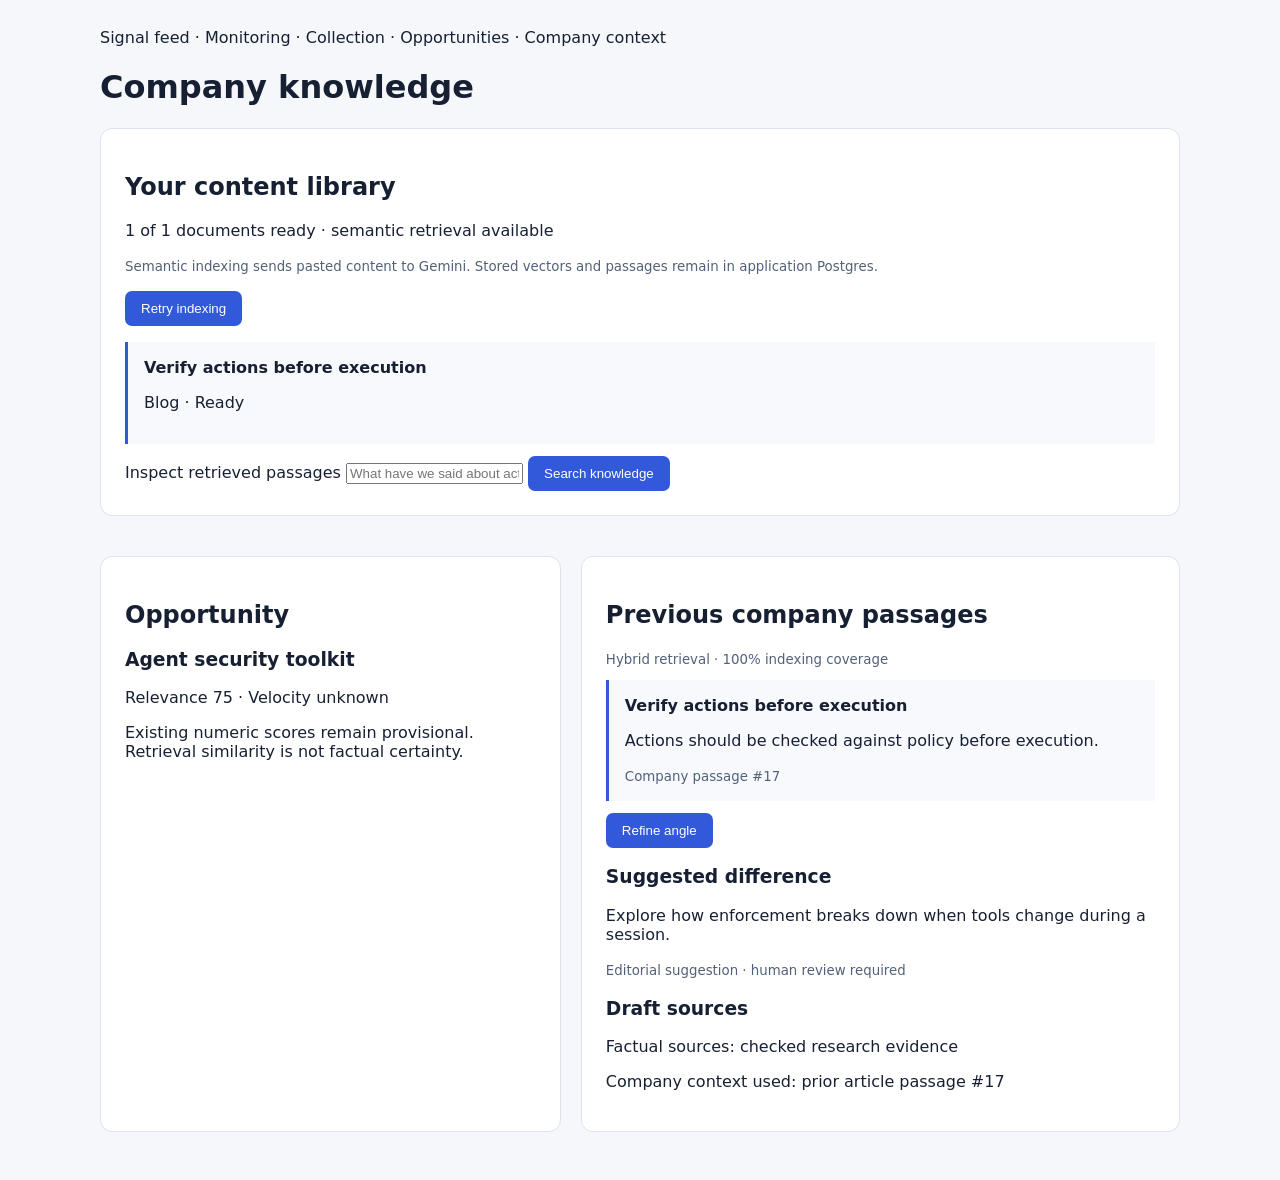
<file: specs/features/company-knowledge-rag/prototype.html>
<!doctype html><html lang="en"><meta charset="utf-8"><meta name="viewport" content="width=device-width,initial-scale=1"><title>Company knowledge — proposed UI</title><style>body{margin:0;background:#f5f7fb;color:#172033;font:16px system-ui}main{max-width:1080px;margin:auto;padding:28px}nav{display:flex;gap:20px;flex-wrap:wrap}section{background:white;padding:24px;border:1px solid #dce3ec;border-radius:12px;margin:20px 0}button{background:#3159d9;color:white;padding:10px 16px;border:0;border-radius:7px}small{color:#52617a}article{padding:16px;border-left:3px solid #3159d9;background:#f7f9fd;margin:12px 0}.grid{display:grid;grid-template-columns:1fr 1.3fr;gap:20px}@media(max-width:700px){.grid{display:block}main{padding:16px}}</style><main><nav>Signal feed · Monitoring · Collection · Opportunities · Company context</nav><h1>Company knowledge</h1><section><h2>Your content library</h2><p>1 of 1 documents ready · semantic retrieval available</p><small>Semantic indexing sends pasted content to Gemini. Stored vectors and passages remain in application Postgres.</small><p><button>Retry indexing</button></p><article><strong>Verify actions before execution</strong><p>Blog · Ready</p></article><label>Inspect retrieved passages <input placeholder="What have we said about action verification?"></label> <button>Search knowledge</button></section><div class="grid"><section><h2>Opportunity</h2><h3>Agent security toolkit</h3><p>Relevance 75 · Velocity unknown</p><p>Existing numeric scores remain provisional. Retrieval similarity is not factual certainty.</p></section><section><h2>Previous company passages</h2><small>Hybrid retrieval · 100% indexing coverage</small><article><strong>Verify actions before execution</strong><p>Actions should be checked against policy before execution.</p><small>Company passage #17</small></article><button>Refine angle</button><h3>Suggested difference</h3><p>Explore how enforcement breaks down when tools change during a session.</p><small>Editorial suggestion · human review required</small><h3>Draft sources</h3><p>Factual sources: checked research evidence</p><p>Company context used: prior article passage #17</p></section></div></main></html>
</file>
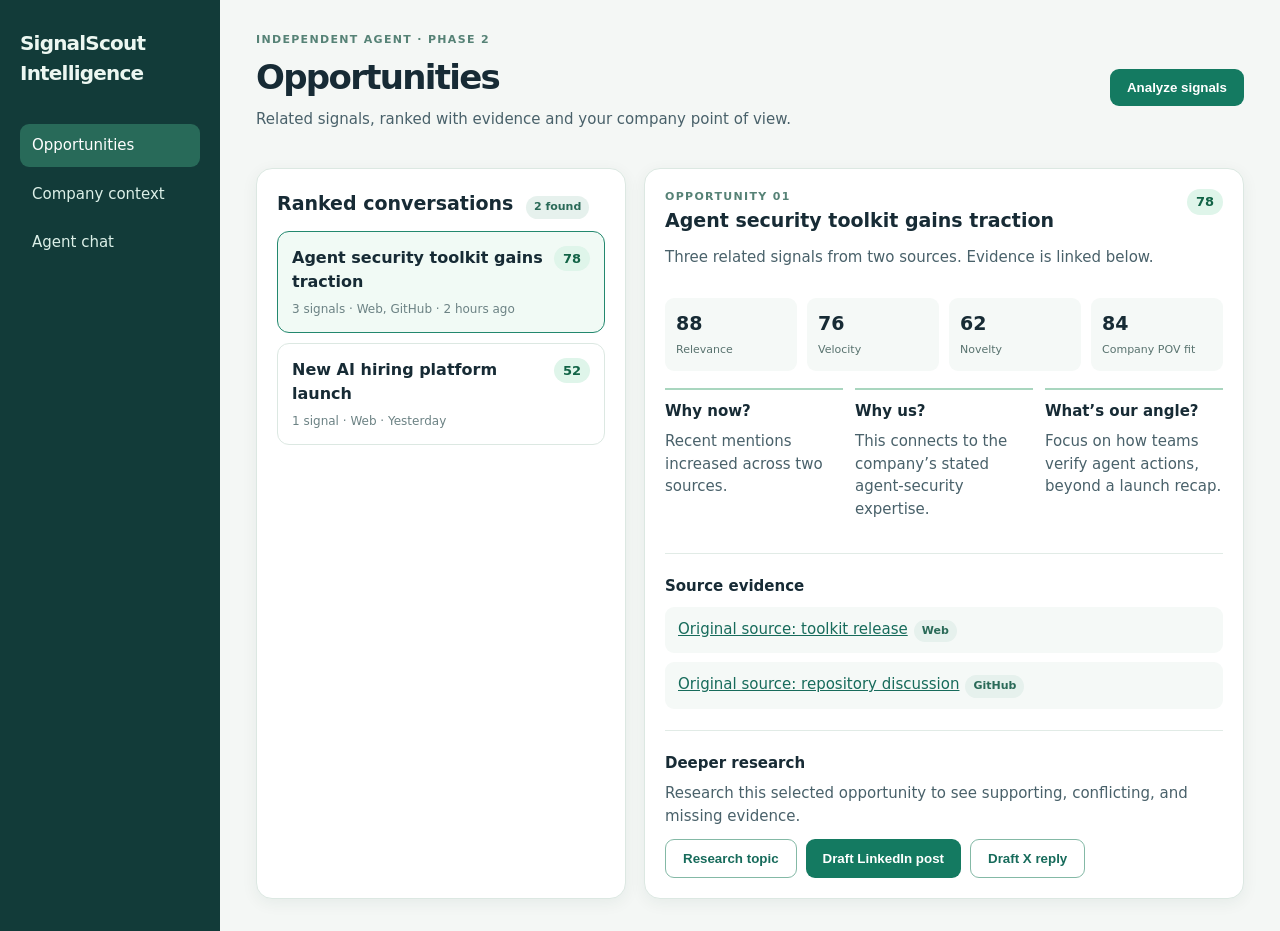
<file: specs/features/intelligence-agent/prototype.html>
<!doctype html>
<html lang="en">
<head>
  <meta charset="utf-8"><meta name="viewport" content="width=device-width,initial-scale=1">
  <title>SignalScout Intelligence — proposed agent UI</title>
  <style>
    :root{font:15px/1.5 system-ui,sans-serif;color:#172b35;background:#f4f7f5}
    *{box-sizing:border-box}body{margin:0}a{color:#176b5b}button{cursor:pointer}
    .shell{display:grid;grid-template-columns:220px minmax(0,1fr);min-height:100vh}
    aside{background:#123b39;color:#ecf7f1;padding:28px 20px}aside strong{font-size:20px;letter-spacing:-.04em}
    nav{display:grid;gap:6px;margin-top:36px}nav a{color:#dcf0e8;text-decoration:none;padding:10px 12px;border-radius:9px}
    nav a.active{background:#286a59;color:white}main{max-width:1440px;padding:32px 36px;width:100%}
    .eyebrow{text-transform:uppercase;letter-spacing:.12em;font-size:11px;font-weight:800;color:#568276}
    h1{font-size:34px;letter-spacing:-.05em;margin:3px 0 5px}h2{font-size:19px;margin:0 0 12px}h3{font-size:15px;margin:0 0 8px}
    p{margin:0 0 12px;color:#49616a}.top{display:flex;justify-content:space-between;gap:18px;align-items:center;margin-bottom:26px}
    .button{display:inline-block;border:0;border-radius:9px;background:#147a61;color:white;font-weight:700;padding:11px 17px;text-decoration:none}
    .layout{display:grid;grid-template-columns:minmax(260px,370px) minmax(0,1fr);gap:18px}
    .panel{background:white;border:1px solid #dce8e2;border-radius:16px;box-shadow:0 4px 16px #163c3010;padding:20px}
    .item{display:block;border:1px solid #dce8e2;border-radius:12px;padding:14px;margin-top:10px;color:inherit;text-decoration:none}
    .item.selected{border-color:#23886e;background:#f1faf5}.item strong{display:block;font-size:16px}.meta{font-size:12px;color:#6c8284;margin-top:6px}
    .score{float:right;background:#dff5ea;color:#116346;border-radius:20px;padding:3px 9px;font-size:13px;font-weight:800}
    .detail-head{display:flex;align-items:start;justify-content:space-between;gap:14px}
    .grid{display:grid;grid-template-columns:repeat(4,1fr);gap:10px;margin:17px 0}
    .metric{background:#f5f9f7;border-radius:9px;padding:11px}.metric b{font-size:19px;display:block}.metric span{font-size:11px;color:#59736f}
    .answers{display:grid;grid-template-columns:repeat(3,1fr);gap:12px}.answer{border-top:2px solid #a9d6bf;padding-top:10px}
    .divider{border-top:1px solid #e1ebe6;margin:21px 0}.evidence{padding:11px 13px;background:#f5f9f7;border-radius:9px;margin:9px 0}
    .actions{display:flex;gap:9px;flex-wrap:wrap}.secondary{background:white;color:#176b5b;border:1px solid #84b9a6}
    .tag{display:inline-block;font-size:11px;font-weight:700;border-radius:20px;padding:3px 8px;background:#e6f1ed;color:#2a6a58;margin-left:6px}
    @media(max-width:900px){.shell{grid-template-columns:1fr}aside{padding:14px 20px}nav{display:flex;margin:10px 0 0;flex-wrap:wrap}main{padding:22px 16px}.layout{grid-template-columns:1fr}.answers{grid-template-columns:1fr}.top{align-items:start}.grid{grid-template-columns:repeat(2,1fr)}}
  </style>
</head>
<body><div class="shell"><aside><strong>SignalScout<br>Intelligence</strong><nav><a class="active" href="#">Opportunities</a><a href="#">Company context</a><a href="#">Agent chat</a></nav></aside>
<main><div class="top"><div><div class="eyebrow">Independent agent · Phase 2</div><h1>Opportunities</h1><p>Related signals, ranked with evidence and your company point of view.</p></div><button class="button">Analyze signals</button></div>
<div class="layout"><section class="panel"><h2>Ranked conversations <span class="tag">2 found</span></h2><a class="item selected" href="#"><span class="score">78</span><strong>Agent security toolkit gains traction</strong><div class="meta">3 signals · Web, GitHub · 2 hours ago</div></a><a class="item" href="#"><span class="score">52</span><strong>New AI hiring platform launch</strong><div class="meta">1 signal · Web · Yesterday</div></a></section>
<section class="panel"><div class="detail-head"><div><div class="eyebrow">Opportunity 01</div><h2>Agent security toolkit gains traction</h2><p>Three related signals from two sources. Evidence is linked below.</p></div><span class="score">78</span></div>
<div class="grid"><div class="metric"><b>88</b><span>Relevance</span></div><div class="metric"><b>76</b><span>Velocity</span></div><div class="metric"><b>62</b><span>Novelty</span></div><div class="metric"><b>84</b><span>Company POV fit</span></div></div>
<div class="answers"><div class="answer"><h3>Why now?</h3><p>Recent mentions increased across two sources.</p></div><div class="answer"><h3>Why us?</h3><p>This connects to the company’s stated agent-security expertise.</p></div><div class="answer"><h3>What’s our angle?</h3><p>Focus on how teams verify agent actions, beyond a launch recap.</p></div></div>
<div class="divider"></div><h3>Source evidence</h3><div class="evidence"><a href="#">Original source: toolkit release</a><span class="tag">Web</span></div><div class="evidence"><a href="#">Original source: repository discussion</a><span class="tag">GitHub</span></div>
<div class="divider"></div><h3>Deeper research</h3><p>Research this selected opportunity to see supporting, conflicting, and missing evidence.</p><div class="actions"><button class="button secondary">Research topic</button><button class="button">Draft LinkedIn post</button><button class="button secondary">Draft X reply</button></div>
</section></div></main></div></body></html>
</file>
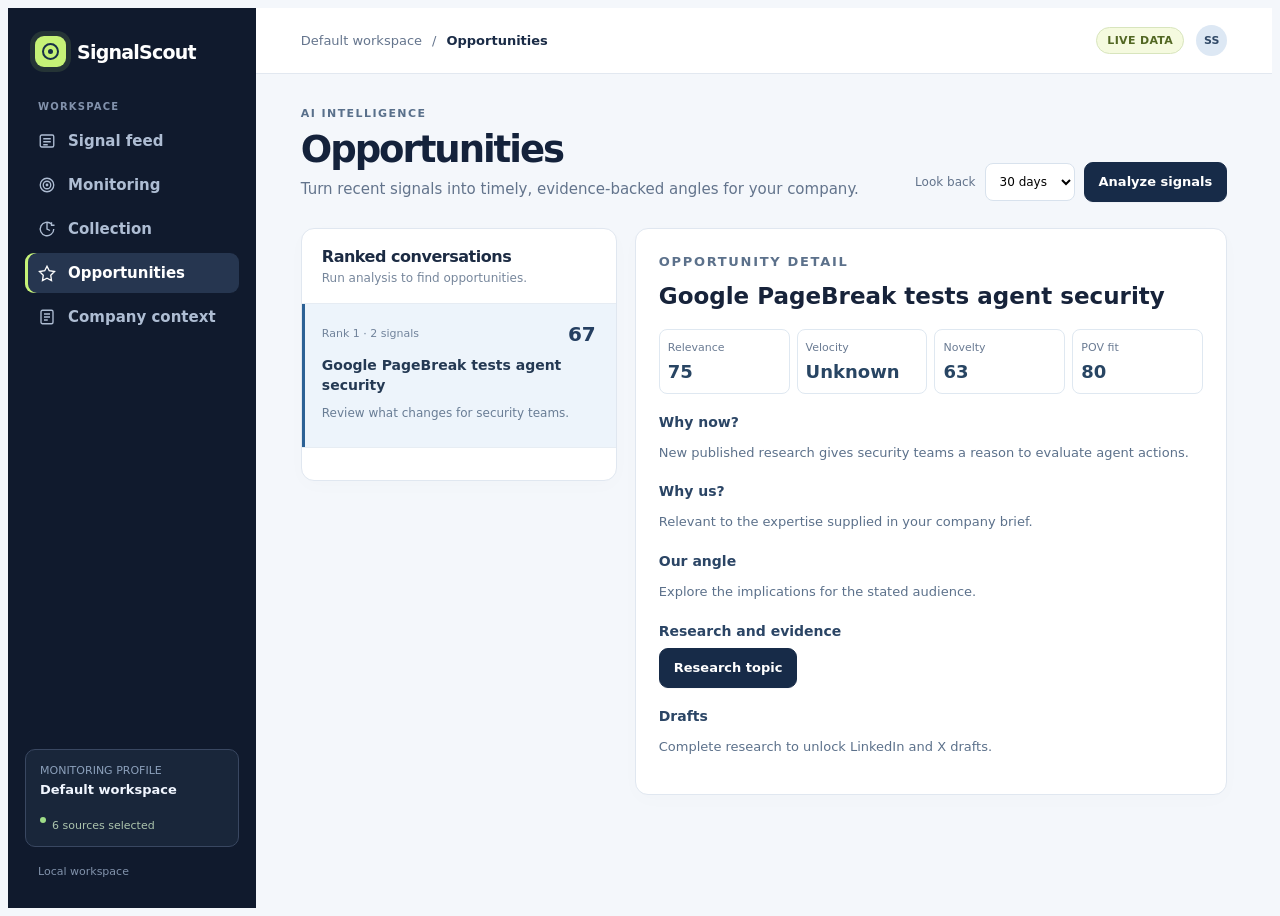
<file: specs/features/intelligence-ui/prototype.html>
<!doctype html>
<html lang="en">
<head>
  <meta charset="utf-8">
  <meta name="viewport" content="width=device-width, initial-scale=1">
  <meta name="theme-color" content="#101a2d">
  <title>SignalScout</title>
  <style>
    :root{font-family:Inter,ui-sans-serif,system-ui,-apple-system,BlinkMacSystemFont,"Segoe UI",sans-serif;color:#17233a;background:#f4f7fb;font-size:15px;font-synthesis:none}
    *{box-sizing:border-box}button,input,select{font:inherit}button{cursor:pointer}button:disabled{cursor:wait;opacity:.62}a{color:inherit}svg{display:block}
    :focus-visible{outline:3px solid #70b7ff;outline-offset:2px}
    .app{min-height:100vh;display:grid;grid-template-columns:248px minmax(0,1fr)}
    .sidebar{background:#101a2d;color:#dbe6f6;padding:28px 17px;display:flex;flex-direction:column;gap:34px;min-height:100vh}
    .brand{display:flex;align-items:center;gap:11px;padding:0 10px;color:#fff;font-size:19px;font-weight:760;letter-spacing:-.04em}
    .brand-mark{width:31px;height:31px;border-radius:9px;background:#c6f277;position:relative;box-shadow:0 0 0 5px #c6f2771e}
    .brand-mark:before,.brand-mark:after{content:"";position:absolute;border:2px solid #183048;border-radius:50%;inset:7px}
    .brand-mark:after{inset:13px;background:#183048}
    .nav-label,.side-label{text-transform:uppercase;letter-spacing:.12em;color:#8292ac;font-size:10px;font-weight:800;padding:0 13px;margin:0 0 9px}
    .nav{display:grid;gap:4px}.nav button{border:0;background:transparent;color:#aebdd3;width:100%;text-align:left;display:flex;align-items:center;gap:12px;padding:11px 13px;border-radius:9px;font-weight:620}
    .nav button:hover,.nav button.active{background:#263650;color:#fff}.nav button.active{box-shadow:inset 3px 0 #c6f277}.nav svg{width:18px;height:18px;stroke-width:1.8}
    .sidebar-bottom{margin-top:auto;display:grid;gap:17px}.workspace{padding:14px;border:1px solid #394761;border-radius:10px;background:#19263a}.workspace small{display:block;color:#8ca0bb;font-size:11px;margin-bottom:5px}.workspace strong{display:block;color:#f1f6ff;font-size:13px}.workspace span{display:inline-flex;align-items:center;gap:6px;color:#acc4ad;font-size:11px;margin-top:11px}.status-dot{width:6px;height:6px;border-radius:50%;background:#9edc88}
    .sidebar-note{padding:0 13px;color:#8192ab;font-size:11px;line-height:1.5}
    main{min-width:0}.topbar{height:66px;background:#fff;border-bottom:1px solid #e2e8f0;display:flex;align-items:center;justify-content:space-between;padding:0 clamp(20px,3.5vw,48px);gap:20px}
    .breadcrumb{display:flex;align-items:center;gap:10px;color:#65758d;font-size:13px}.breadcrumb strong{color:#1a2b46;font-weight:680}.top-actions{display:flex;align-items:center;gap:12px}.demo-pill{border:1px solid #d8e5bd;background:#f5fadf;color:#526723;border-radius:30px;padding:6px 10px;font-size:11px;font-weight:760;letter-spacing:.03em;text-transform:uppercase}.avatar{height:31px;width:31px;border-radius:50%;background:#dde8f4;color:#304967;display:grid;place-items:center;font-size:11px;font-weight:800}
    .content{max-width:1510px;margin:auto;padding:33px clamp(20px,3.5vw,48px) 75px}.view{display:none}.view.active{display:block}
    .page-head{display:flex;align-items:flex-end;justify-content:space-between;gap:20px;margin-bottom:26px}.eyebrow{color:#59708b;text-transform:uppercase;letter-spacing:.13em;font-size:11px;font-weight:800;margin:0 0 9px}.page-head h1{font-size:clamp(27px,3vw,37px);line-height:1.12;letter-spacing:-.055em;margin:0;color:#14223b}.subtle{color:#63748c;line-height:1.55;margin:8px 0 0}.page-head .subtle{max-width:650px}.button{display:inline-flex;align-items:center;justify-content:center;gap:8px;border:1px solid #d4dfec;border-radius:9px;background:#fff;color:#203550;padding:10px 14px;min-height:40px;font-weight:680;font-size:13px;white-space:nowrap;box-shadow:0 1px 1px #14223b08}.button:hover{background:#f5f8fc}.button.primary{border-color:#172b48;background:#172b48;color:#fff}.button.primary:hover{background:#294363}.button svg{width:16px;height:16px}.button.small{min-height:33px;padding:6px 10px;font-size:12px}.button.selected{border-color:#b9dca3;background:#eff8e9;color:#376136}.button.danger{color:#aa3e49}
    .overview-grid{display:grid;grid-template-columns:repeat(3,1fr);gap:13px;margin-bottom:22px}.metric{background:#fff;border:1px solid #e0e7f0;border-radius:12px;padding:18px 19px;min-width:0}.metric-label{font-size:12px;color:#62738b;font-weight:620}.metric-main{display:flex;align-items:baseline;gap:10px;margin-top:11px}.metric strong{font-size:26px;letter-spacing:-.05em;color:#172742}.metric p{font-size:11px;color:#8b98aa;margin:5px 0 0}
    .panel{background:#fff;border:1px solid #e0e7f0;border-radius:13px;box-shadow:0 5px 20px #14223b04}.feed-layout{display:grid;grid-template-columns:minmax(0,1fr) 275px;gap:18px;align-items:start}.feed-panel{overflow:hidden}.panel-heading{display:flex;align-items:center;justify-content:space-between;gap:12px;padding:18px 20px;border-bottom:1px solid #e6ecf3}.panel-heading h2,.side-panel h2{font-size:16px;letter-spacing:-.03em;margin:0;color:#1c2b43}.panel-heading p{margin:5px 0 0;font-size:12px;color:#77879c}.count{font-size:12px;color:#6b7b91}
    .filters{padding:15px 20px;border-bottom:1px solid #e6ecf3;display:flex;gap:9px;flex-wrap:wrap}.filters select,.field input,.field select,.inline-form input{border:1px solid #d8e2ed;background:#fff;color:#263953;border-radius:8px;padding:9px 11px;min-height:38px;outline:none}.filters select{font-size:12px;min-width:120px}.filters label{display:flex;align-items:center;gap:7px;color:#6d7c90;font-size:12px}.filters label input{width:84px;min-height:38px;border:1px solid #d8e2ed;border-radius:8px;padding:8px;color:#263953}.filters select:focus,.field input:focus,.field select:focus,.inline-form input:focus{border-color:#6ba8ec;box-shadow:0 0 0 3px #dcebff}
    .feed-tabs{display:flex;gap:4px;padding:10px 20px 0;border-bottom:1px solid #e6ecf3;overflow:auto}.feed-tabs button{border:0;background:transparent;padding:9px 12px 13px;color:#687a93;font-size:12px;font-weight:700;white-space:nowrap;border-bottom:2px solid transparent}.feed-tabs button.active{color:#1e3657;border-bottom-color:#1e3657}
    .signal{padding:19px 20px;border-bottom:1px solid #ecf0f5}.signal:last-child{border-bottom:0}.signal-top{display:flex;align-items:center;gap:8px;flex-wrap:wrap;margin-bottom:10px}.source{display:inline-flex;align-items:center;gap:6px;border-radius:6px;background:#eef2f7;color:#405674;padding:5px 7px;font-size:10px;font-weight:780;text-transform:uppercase;letter-spacing:.04em}.source i{height:7px;width:7px;border-radius:2px;background:#577ba3}.source.x i{background:#24314b}.source.hn i{background:#ed8b51}.source.reddit i{background:#ee704c}.source.github i{background:#7d71ad}.source.news i{background:#4da0bb}.source.rss i{background:#c49d5b}.tag{border:1px solid #dce8db;background:#f4f9f1;color:#547250;border-radius:6px;padding:4px 7px;font-size:10px;font-weight:700}.signal-time{margin-left:auto;color:#8290a4;font-size:11px;white-space:nowrap}.signal h3{font-size:16px;line-height:1.35;letter-spacing:-.02em;margin:0 0 7px;color:#172942}.signal p{margin:0;color:#5e718a;font-size:12px;line-height:1.55;max-width:850px}.signal-bottom{display:flex;align-items:center;justify-content:space-between;gap:12px;margin-top:13px;flex-wrap:wrap}.signal-meta{display:flex;align-items:center;gap:13px;color:#78879b;font-size:11px;flex-wrap:wrap}.signal-meta strong{color:#50627b;font-weight:700}.signal-actions{display:flex;gap:6px;flex-wrap:wrap}.signal-actions button{border:1px solid #dde6ef;border-radius:7px;background:#fff;padding:6px 8px;color:#60748d;font-size:11px;font-weight:710}.signal-actions button:hover{background:#f4f8fc}.signal-actions button.on{background:#eef6e7;border-color:#cae0be;color:#4a7138}.signal-actions button.dismissed{background:#f9eeee;border-color:#efd6d8;color:#9d5660}
    .side-stack{display:grid;gap:16px}.side-panel{padding:20px}.side-panel h2{margin-bottom:5px}.run-row{display:flex;justify-content:space-between;gap:10px;margin:10px 0;font-size:12px;color:#6a7d94}.run-row strong{color:#2c445f}.notice{padding:11px 12px;background:#fff8e9;color:#866122;border:1px solid #f1e4c7;border-radius:8px;font-size:11px;line-height:1.5}.link-button{border:0;background:transparent;color:#2c6195;font-weight:730;padding:0;font-size:12px}.link-button:hover{text-decoration:underline}.side-panel .link-button{margin-top:14px}
    .badge{border-radius:6px;background:#e5f5ed;color:#387c5d;padding:5px 8px;font-size:10px;font-weight:780}.badge.blue{background:#e7f1fb;color:#4776a1}
    .monitor-grid{display:grid;grid-template-columns:minmax(0,1.4fr) minmax(260px,.75fr);gap:18px}.monitor-panel{padding:22px}.monitor-panel h2{margin:0;font-size:17px;letter-spacing:-.02em}.monitor-panel>p{font-size:12px;color:#73839a;margin:6px 0 21px}.config-group{border-top:1px solid #e8eef4;padding:19px 0}.config-group:first-of-type{border-top:0;padding-top:0}.config-head{display:flex;justify-content:space-between;align-items:center;gap:12px;margin-bottom:11px}.config-head h3{margin:0;font-size:13px}.config-head span{font-size:11px;color:#8a99a9}.chips{display:flex;gap:7px;flex-wrap:wrap}.chip{display:inline-flex;align-items:center;gap:7px;background:#f0f5f9;border:1px solid #dfe8f0;color:#36516d;border-radius:7px;padding:7px 9px;font-size:12px;font-weight:650}.chip button{border:0;background:transparent;color:#8b9aab;padding:0;font-size:15px;line-height:1}.chip button:hover{color:#a3494f}.inline-form{display:flex;gap:7px;margin-top:12px}.inline-form input{flex:1;min-width:0;font-size:12px}.inline-form button{white-space:nowrap}.source-grid{display:grid;grid-template-columns:repeat(2,1fr);gap:9px}.source-toggle{border:1px solid #e1e9f1;border-radius:9px;padding:11px 12px;display:flex;align-items:center;justify-content:space-between;gap:10px;font-size:12px;font-weight:700;color:#344963}.source-toggle small{display:block;font-size:10px;color:#8b9aa9;font-weight:500;margin-top:3px}.source-toggle input{accent-color:#508b55;width:17px;height:17px}.monitor-save{display:flex;align-items:center;gap:12px;margin-top:12px}.saved-note{color:#4f8b54;font-size:11px;font-weight:720}
    .scope-list{display:grid;gap:10px;margin-top:16px}.scope-item{border:1px solid #e1e8ef;border-radius:9px;padding:12px 13px}.scope-item strong{display:block;color:#2d405c;font-size:12px}.scope-item span{display:block;color:#74849a;font-size:11px;line-height:1.5;margin-top:5px}
    .collection-grid{display:grid;grid-template-columns:minmax(0,1.25fr) minmax(280px,.75fr);gap:18px}.collection-main{padding:23px}.collection-top{display:flex;justify-content:space-between;align-items:start;gap:15px}.collection-top h2{margin:0;font-size:17px}.collection-top p{margin:6px 0 0;color:#72849a;font-size:12px}.run-status{display:inline-flex;align-items:center;gap:7px;background:#edf7ed;color:#4a8049;border-radius:7px;padding:7px 10px;font-size:11px;font-weight:760}.run-status.partial{background:#fff5e3;color:#9b6b22}.run-status.running{background:#e9f1fb;color:#4777ab}.collection-table{width:100%;border-collapse:collapse;margin-top:19px}.collection-table td{border-top:1px solid #e9eef3;padding:14px 0;font-size:12px;color:#63758b}.collection-table td:first-child{font-weight:750;color:#2d405b}.collection-table td:last-child{text-align:right}.small-text{font-size:11px;color:#8997a8}.run-steps{display:grid;gap:14px;padding:20px}.run-step{display:flex;align-items:start;gap:11px;font-size:12px;color:#5f7288}.step-number{height:23px;width:23px;border-radius:50%;display:grid;place-items:center;background:#dff0d8;color:#3e7845;font-weight:800;font-size:11px;flex:none}.run-step strong{display:block;color:#2a3e59;margin-bottom:3px}.run-step span:last-child{font-size:11px;line-height:1.5}.collection-actions{display:flex;gap:10px;align-items:center;margin-top:19px;flex-wrap:wrap}
    .empty{padding:42px 20px;text-align:center;color:#7b8da3}.empty strong{display:block;color:#2c405a;font-size:15px;margin-bottom:5px}.empty p{margin:0;font-size:12px}.overlay{position:fixed;inset:0;background:#101a2d80;z-index:5;display:none;justify-content:flex-end}.overlay.open{display:flex}.drawer{background:#fff;width:min(520px,100%);height:100%;overflow:auto;box-shadow:-10px 0 40px #101a2d2c;padding:30px}.drawer-top{display:flex;align-items:start;justify-content:space-between;gap:15px}.drawer h2{font-size:25px;letter-spacing:-.04em;line-height:1.25;margin:17px 0 12px}.drawer p{color:#536982;line-height:1.65;font-size:13px}.drawer .close{border:1px solid #e0e8f0;border-radius:8px;background:#fff;font-size:20px;width:33px;height:33px}.drawer-section{border-top:1px solid #e7edf3;padding:17px 0}.drawer-section h3{font-size:11px;text-transform:uppercase;letter-spacing:.1em;color:#8a99aa;margin:0 0 12px}.drawer-facts{display:grid;grid-template-columns:1fr 1fr;gap:14px;font-size:12px}.drawer-facts strong{display:block;color:#324b68;margin-bottom:4px}.drawer-facts span{color:#708198}.drawer-actions{display:flex;gap:8px;flex-wrap:wrap;margin:17px 0 23px}.drawer a.external{display:inline-flex;align-items:center;gap:5px;color:#2c6598;font-size:12px;font-weight:750;text-decoration:none}.drawer a.external:hover{text-decoration:underline}
    .toast{position:fixed;right:24px;bottom:24px;background:#172b47;color:#fff;padding:11px 15px;border-radius:9px;box-shadow:0 10px 30px #101a2d32;font-size:12px;z-index:10;display:none}.toast.show{display:block}
    @media(max-width:1100px){.feed-layout,.monitor-grid,.collection-grid{grid-template-columns:1fr}.overview-grid{grid-template-columns:repeat(2,1fr)}}
    @media(max-width:700px){.app{display:block}.sidebar{min-height:auto;padding:14px 16px;gap:13px}.brand{font-size:17px}.sidebar nav{overflow:auto}.nav-label,.sidebar-bottom{display:none}.nav{display:flex;gap:4px;width:max-content}.nav button{width:auto;padding:9px 11px;font-size:12px}.nav svg{width:16px;height:16px}.topbar{height:55px;padding:0 17px}.breadcrumb{font-size:11px}.avatar{display:none}.content{padding:24px 16px 55px}.page-head{align-items:start;flex-direction:column}.page-head h1{font-size:29px}.overview-grid{gap:8px}.metric{padding:13px}.metric strong{font-size:22px}.feed-layout{gap:12px}.filters{padding:12px}.filters select{flex:1;min-width:calc(50% - 8px)}.signal{padding:16px 14px}.signal-time{margin-left:0}.signal-bottom{align-items:start}.source-grid{grid-template-columns:1fr}.collection-top{flex-direction:column}.drawer{padding:20px}}
    .pagination{display:flex;align-items:center;justify-content:center;gap:10px;padding:16px}.pagination button{border:1px solid #dfe7f0;background:white;border-radius:7px;padding:7px 12px;color:#36516d}.error-text{color:#a3494f;font-size:11px;margin-top:6px}.run-history{margin-top:18px;font-size:12px;color:#62758f}.run-history button{border:0;background:transparent;color:#214d7a;text-decoration:underline;padding:4px}.source-link{display:block;margin:7px 0;color:#214d7a;overflow-wrap:anywhere}.signal h3{overflow-wrap:anywhere}.signal p{overflow-wrap:anywhere}
    .intelligence-layout{display:grid;grid-template-columns:minmax(270px,.8fr) minmax(0,1.5fr);gap:18px;align-items:start}.analysis-controls{display:flex;align-items:center;gap:9px;flex-wrap:wrap;font-size:12px;color:#62738b}.analysis-controls select{border:1px solid #d8e2ed;border-radius:8px;background:white;padding:10px}.intelligence-notice{margin-bottom:16px;font-size:12px}.intelligence-notice:empty,.job-banner:empty{display:none}.job-banner{padding:14px 16px;background:#eaf2fc;border:1px solid #cbdff4;border-radius:9px;margin-bottom:16px;font-size:13px;color:#2b517d}.job-banner.failed,.job-banner.partial{background:#fff6e6;border-color:#ecdaba;color:#855c20}.job-banner.complete{background:#edf7ed;border-color:#c9e2c9;color:#376637}.opportunity-card{display:block;width:100%;text-align:left;border:0;border-bottom:1px solid #e7edf3;background:white;padding:18px 20px;color:#243953;white-space:normal}.opportunity-card:hover{background:#f6f9fd}.opportunity-card.selected{background:#edf4fb;box-shadow:inset 3px 0 #2c6195}.opportunity-card h3{font-size:14px;line-height:1.45;margin:9px 0;overflow-wrap:anywhere}.opportunity-card p{font-size:12px;color:#697d95;line-height:1.5;margin:7px 0}.opportunity-score{display:flex;align-items:center;justify-content:space-between;gap:8px;font-size:11px;color:#71839b}.opportunity-score strong{font-size:20px;color:#253f61}.opportunity-detail{padding:23px;min-width:0}.opportunity-detail h2{font-size:23px;margin:8px 0 13px;line-height:1.35;overflow-wrap:anywhere}.opportunity-detail h3{font-size:14px;color:#2b4565;margin:20px 0 9px}.opportunity-detail p{font-size:13px;line-height:1.6;color:#5c718b;overflow-wrap:anywhere}.score-grid{display:grid;grid-template-columns:repeat(4,1fr);gap:7px;margin:16px 0}.score-cell{padding:11px 8px;border:1px solid #dfe8f1;border-radius:8px;font-size:11px;color:#6a7b93}.score-cell strong{display:block;margin-top:7px;color:#284563;font-size:18px}.evidence-card,.draft-card,.content-item{border-top:1px solid #e4ebf3;margin-top:14px;padding-top:14px}.evidence-card p{margin:6px 0}.evidence-card .badge.conflict{background:#fff0e5;color:#974d20}.evidence-card .badge.unknown{background:#eef1f5;color:#637185}.intelligence-form{display:grid;gap:14px;margin-top:18px}.intelligence-form label{display:grid;gap:7px;font-size:12px;font-weight:650;color:#405774}.intelligence-form textarea,.intelligence-form input,.draft-card textarea{width:100%;min-width:0;border:1px solid #d4dfeb;border-radius:8px;padding:11px;font:inherit;font-size:13px;color:#263d59;background:#fff;resize:vertical;line-height:1.6}.draft-card textarea{margin:10px 0;min-height:140px}.intelligence-form textarea:focus,.intelligence-form input:focus,.draft-card textarea:focus{outline:2px solid #79a9da;outline-offset:2px}.draft-controls{display:flex;gap:8px;flex-wrap:wrap}.content-item strong{display:block;overflow-wrap:anywhere;font-size:13px}.content-item p{font-size:12px;color:#677b93;white-space:pre-wrap;overflow-wrap:anywhere}.draft-meta{font-size:11px;color:#7d8fa5;display:block;line-height:1.5}.research-summary{white-space:pre-wrap}.intelligence-detail-section{border-top:1px solid #e5ecf4;margin-top:20px;padding-top:4px}.button:disabled{opacity:.55;cursor:wait}button:focus-visible,a:focus-visible,select:focus-visible{outline:3px solid #79a9da;outline-offset:3px}.intelligence-form [hidden]{display:none}.opportunity-detail [tabindex="-1"]:focus{outline:none}
    @media(max-width:1100px){.intelligence-layout{grid-template-columns:1fr}.score-grid{grid-template-columns:repeat(4,1fr)}}
    @media(max-width:700px){.sidebar .nav{width:auto;flex-wrap:wrap}.score-grid{grid-template-columns:repeat(2,1fr)}.opportunity-detail{padding:17px}.analysis-controls{width:100%}.analysis-controls .button{flex:1}.opportunity-card{padding:16px}.intelligence-form .signal-actions{align-items:stretch}}
  </style>
</head>
<body>
  <div class="app">
    <aside class="sidebar">
      <div class="brand"><span class="brand-mark" aria-hidden="true"></span>SignalScout</div>
      <nav aria-label="Main navigation"><p class="nav-label">Workspace</p><div class="nav">
        <button data-view="feed"><svg viewBox="0 0 24 24" fill="none" stroke="currentColor" aria-hidden="true"><rect x="3" y="4" width="18" height="16" rx="2"/><path d="M7 9h10M7 13h10M7 17h6"/></svg>Signal feed</button>
        <button data-view="monitoring"><svg viewBox="0 0 24 24" fill="none" stroke="currentColor" aria-hidden="true"><circle cx="12" cy="12" r="9"/><circle cx="12" cy="12" r="5"/><circle cx="12" cy="12" r="1"/></svg>Monitoring</button>
        <button data-view="collection"><svg viewBox="0 0 24 24" fill="none" stroke="currentColor" aria-hidden="true"><path d="M12 3v9l4 2M21 12a9 9 0 1 1-3-6.7"/><path d="M18 3v4h4"/></svg>Collection</button>
        <button class="active" data-view="opportunities"><svg viewBox="0 0 24 24" fill="none" stroke="currentColor" aria-hidden="true"><path d="m12 3 3 6 7 1-5 5 1 7-6-3-6 3 1-7-5-5 7-1Z"/></svg>Opportunities</button>
        <button data-view="company"><svg viewBox="0 0 24 24" fill="none" stroke="currentColor" aria-hidden="true"><rect x="4" y="3" width="16" height="18" rx="2"/><path d="M8 8h8M8 12h8M8 16h5"/></svg>Company context</button>
      </div></nav>
      <div class="sidebar-bottom"><div class="workspace"><small>MONITORING PROFILE</small><strong>Default workspace</strong><span><i class="status-dot"></i> <span id="enabled-count">6 sources selected</span></span></div><div class="sidebar-note">Local workspace</div></div>
    </aside>
    <main>
      <header class="topbar"><div class="breadcrumb">Default workspace <span aria-hidden="true">/</span> <strong id="breadcrumb-view">Opportunities</strong></div><div class="top-actions"><span class="demo-pill">Live data</span><span class="avatar" title="Default operator">SS</span></div></header>
      <div class="content">
        <section class="view" id="feed-view" aria-labelledby="feed-title">
          <div class="page-head"><div><p class="eyebrow">Your radar</p><h1 id="feed-title">Signal feed</h1><p class="subtle">Recent conversations and coverage matching your monitoring profile. Repeated links are grouped into one signal.</p></div><button class="button primary" id="refresh-from-feed">↻ &nbsp;Refresh signals</button></div>
          <div class="overview-grid" aria-label="Feed summary">
            <div class="metric"><span class="metric-label">Signals found</span><div class="metric-main"><strong id="found-count">0</strong></div><p>Across enabled sources</p></div>
            <div class="metric"><span class="metric-label">New since last visit</span><div class="metric-main"><strong id="new-count">0</strong></div><p>Since your last visit</p></div>
            <div class="metric"><span class="metric-label">Duplicate hits grouped</span><div class="metric-main"><strong id="duplicate-count">0</strong></div><p>Canonical links + similar titles</p></div>
          </div>
          <div class="feed-layout"><div class="panel feed-panel">
            <div class="panel-heading"><div><h2>Latest signals</h2><p>Sorted by newest first</p></div><span class="count" id="feed-count"></span></div>
            <div class="filters" aria-label="Filter signals">
              <select id="source-filter" aria-label="Filter by source"><option value="all">All sources</option><option>X</option><option>Web / news</option><option>Hacker News</option><option>Reddit</option><option>GitHub</option><option>RSS / API</option></select>
              <select id="topic-filter" aria-label="Filter by topic"><option value="all">All topics</option></select>
              <select id="date-filter" aria-label="Filter by date"><option value="all">Any date</option><option value="24">Past 24 hours</option><option value="168">Past 7 days</option></select>
              <label>Engagement ≥ <input id="engagement-filter" type="number" min="0" value="0" aria-label="Minimum engagement"></label>
            </div>
            <div class="feed-tabs" role="tablist" aria-label="Triage status"><button class="active" data-feed-tab="all" role="tab" aria-selected="true">All</button><button data-feed-tab="saved" role="tab" aria-selected="false">Saved</button><button data-feed-tab="interesting" role="tab" aria-selected="false">Interesting</button><button data-feed-tab="dismissed" role="tab" aria-selected="false">Dismissed</button></div>
            <div id="signal-list" aria-live="polite"></div><div id="feed-pagination" class="pagination"></div>
          </div><div class="side-stack">
            <div class="panel side-panel"><h2>Collection health</h2><div class="run-row"><span>Last completed run</span><strong id="last-run-mini">No runs yet</strong></div><div class="run-row"><span>Next scheduled run</span><strong>Every four hours</strong></div><div class="notice">No collection runs yet.</div><button class="link-button" data-view="collection">View collection details →</button></div>
          </div></div>
        </section>
        <section class="view" id="monitoring-view" aria-labelledby="monitoring-title">
          <div class="page-head"><div><p class="eyebrow">Monitoring profile</p><h1 id="monitoring-title">What to watch</h1><p class="subtle">Define topics, words, competitors, and people. These rules guide scheduled searches across enabled sources.</p></div></div>
          <div class="monitor-grid"><div class="panel monitor-panel"><h2>Search interests</h2><p>Use include and exclude terms to keep the feed focused.</p><div id="config-groups"></div><div class="monitor-save"><button class="button primary" id="save-profile">Save monitoring profile</button><span id="profile-saved" class="saved-note" aria-live="polite"></span></div></div><div class="panel monitor-panel"><h2>Sources to search</h2><p>Some sources may provide partial results if a connection is unavailable.</p><div class="source-grid" id="source-toggles"></div><div class="scope-list"><div class="scope-item"><strong>Collection cadence</strong><span>Every 4 hours. Manual refresh is also available.</span></div><div class="scope-item"><strong>Search providers</strong><span>Web and X search use configured API keys in the product environment. Keys are never entered on this screen.</span></div></div></div></div>
        </section>
        <section class="view" id="collection-view" aria-labelledby="collection-title">
          <div class="page-head"><div><p class="eyebrow">Source operations</p><h1 id="collection-title">Collection</h1><p class="subtle">Review the latest batch, see source level issues, and start a manual refresh.</p></div><button class="button primary" id="refresh-from-collection">↻ &nbsp;Run collection now</button></div>
          <div class="collection-grid"><div class="panel collection-main"><div class="collection-top"><div><h2>Latest run</h2><p id="collection-time">No runs yet · scheduled · completed in 2m 14s</p></div><span class="run-status partial" id="run-status">No runs yet</span></div><table class="collection-table" id="collection-table"><tbody></tbody></table><div id="run-history" class="run-history"></div><div class="collection-actions"><span class="notice">No collection results yet.</span></div></div><div class="panel"><div class="panel-heading"><div><h2>From search to feed</h2><p>One common signal shape</p></div></div><div class="run-steps"><div class="run-step"><span class="step-number">1</span><span><strong>Search configured sources</strong>Topics and tracked entities form source specific queries.</span></div><div class="run-step"><span class="step-number">2</span><span><strong>Normalize results</strong>Store title, snippet, URL, time, engagement, and matched topics.</span></div><div class="run-step"><span class="step-number">3</span><span><strong>Group duplicates</strong>Canonical URLs and similar titles merge while source provenance stays visible.</span></div><div class="run-step"><span class="step-number">4</span><span><strong>Update the radar</strong>The feed and its summary refresh together.</span></div></div></div></div>
        </section>
        <section class="view active" id="opportunities-view" aria-labelledby="opportunities-title">
          <div class="page-head"><div><p class="eyebrow">AI intelligence</p><h1 id="opportunities-title">Opportunities</h1><p class="subtle">Turn recent signals into timely, evidence-backed angles for your company.</p></div><form id="analysis-form" class="analysis-controls"><label for="analysis-days">Look back</label><select id="analysis-days" aria-label="Analysis lookback"><option value="7">7 days</option><option value="30" selected>30 days</option><option value="90">90 days</option></select><button class="button primary" id="analyze-button">Analyze signals</button></form></div>
          <div id="intelligence-guidance" class="notice intelligence-notice"></div>
          <div id="intelligence-job" class="job-banner" role="status" aria-live="polite"></div>
          <div id="intelligence-error" class="error-text" role="alert"></div>
          <div class="intelligence-layout"><div class="panel opportunity-panel"><div class="panel-heading"><div><h2>Ranked conversations</h2><p id="analysis-summary">Run analysis to find opportunities.</p></div></div><div id="opportunity-list"><button class="opportunity-card selected"><div class="opportunity-score"><span>Rank 1 · 2 signals</span><strong>67</strong></div><h3>Google PageBreak tests agent security</h3><p>Review what changes for security teams.</p></button></div><div id="opportunity-pagination" class="pagination"></div></div><div class="panel opportunity-detail" id="opportunity-detail"><p class="eyebrow">Opportunity detail</p><h2>Google PageBreak tests agent security</h2><div class="score-grid"><div class="score-cell">Relevance<strong>75</strong></div><div class="score-cell">Velocity<strong>Unknown</strong></div><div class="score-cell">Novelty<strong>63</strong></div><div class="score-cell">POV fit<strong>80</strong></div></div><h3>Why now?</h3><p>New published research gives security teams a reason to evaluate agent actions.</p><h3>Why us?</h3><p>Relevant to the expertise supplied in your company brief.</p><h3>Our angle</h3><p>Explore the implications for the stated audience.</p><h3>Research and evidence</h3><button class="button primary">Research topic</button><h3>Drafts</h3><p>Complete research to unlock LinkedIn and X drafts.</p></div></div>
        </section>
        <section class="view" id="company-view" aria-labelledby="company-title">
          <div class="page-head"><div><p class="eyebrow">Company context</p><h1 id="company-title">Your point of view</h1><p class="subtle">Tell SignalScout who you serve, what you know, and what you have already said.</p></div><button class="button" data-view="opportunities">View opportunities →</button></div>
          <div class="monitor-grid"><div class="panel monitor-panel"><h2>Company brief</h2><p>Your brief guides company fit and draft voice. Changes take effect in a fresh analysis.</p><form id="company-brief-form" class="intelligence-form">
          <label>Company description<textarea name="description" required maxlength="4000" rows="3" placeholder="What does your company do?"></textarea></label>
          <label>Audience<textarea name="audience" required maxlength="4000" rows="2" placeholder="Who are you speaking to?"></textarea></label>
          <label>Expertise<textarea name="expertise" required maxlength="4000" rows="3" placeholder="What can you credibly contribute?"></textarea></label>
          <label>Point of view<textarea name="point_of_view" required maxlength="4000" rows="3" placeholder="What do you believe about your market?"></textarea></label>
          <label>Voice<textarea name="voice" required maxlength="4000" rows="2" placeholder="How should your posts sound?"></textarea></label>
          <label>Claims to avoid <span class="small-text">optional; one per line</span><textarea name="avoid_claims" maxlength="4000" rows="2" placeholder="Claims you cannot support or should not make"></textarea></label>
          <div class="signal-actions"><button type="submit" class="button primary">Save company brief</button><button type="button" class="button danger" id="clear-brief">Delete brief</button></div><p id="brief-save-status" role="status" aria-live="polite"></p></form></div>
          <div class="panel monitor-panel"><h2>Previous company content</h2><p>Add articles or posts so the agent can spot repetition and suggest fresh angles. Paste the content text; a link alone is insufficient.</p><form id="company-content-form" class="intelligence-form"><input type="hidden" name="id"><label>Title<input name="title" required maxlength="300"></label><label>Channel<input name="channel" required maxlength="40" placeholder="Blog, LinkedIn, X…"></label><label>Source URL <span class="small-text">optional</span><input name="url" type="url" maxlength="2048" placeholder="https://…"></label><label>Content text<textarea name="text" required maxlength="20000" rows="6"></textarea></label><div class="signal-actions"><button class="button primary" id="content-save-button">Add content</button><button type="button" class="button" id="cancel-content-edit" hidden>Cancel edit</button></div><p id="content-save-status" role="status" aria-live="polite"></p></form><div id="company-content-list"></div></div></div>
        </section>
      </div>
    </main>
  </div>
  <div class="overlay" id="detail-overlay" role="dialog" aria-modal="true" aria-labelledby="detail-title"><div class="drawer"><div class="drawer-top"><span class="eyebrow">Signal detail</span><button class="close" id="close-detail" aria-label="Close detail">×</button></div><div id="detail-content"></div></div></div>
  <div class="toast" id="toast" role="status"></div>
  
</body>
</html>
</file>
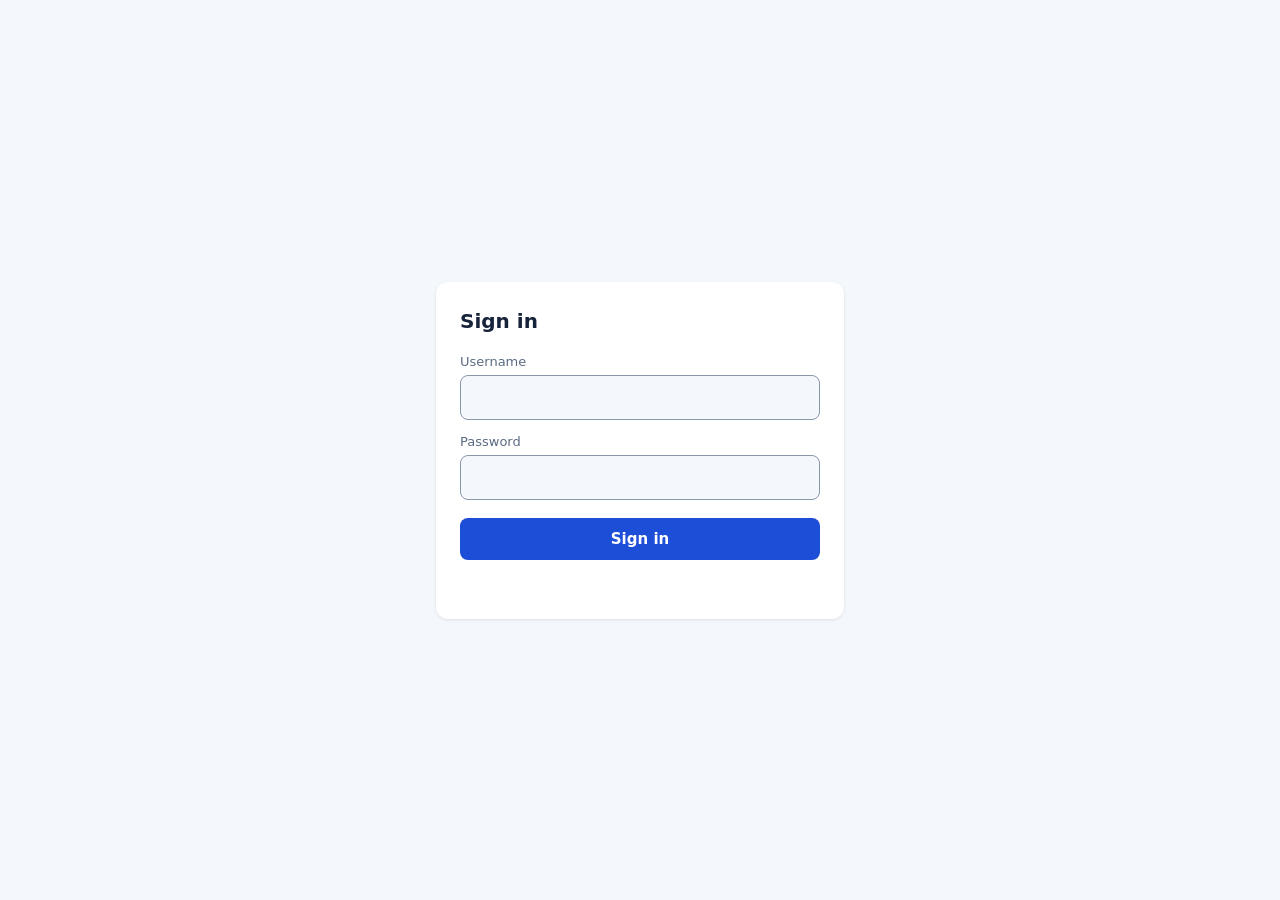
<file: src/sandbox_host/static/login.html>
<!doctype html>
<html lang="en">
<head>
  <meta charset="utf-8">
  <meta name="viewport" content="width=device-width, initial-scale=1">
  <title>Sign in · Agentic Sandbox</title>
  <style>
    :root { color-scheme: light dark; --fg:#17233a; --bg:#f4f7fb; --card:#fff; --muted:#5b6b82; --accent:#1d4ed8; --err:#b42318; }
    @media (prefers-color-scheme: dark) { :root:not([data-theme="light"]) { --fg:#e6edf7; --bg:#0f172a; --card:#162238; --muted:#9fb0c7; --accent:#7aa2ff; --err:#ff8a80; } }
    body { margin:0; min-height:100vh; display:grid; place-items:center; font:15px/1.5 system-ui,-apple-system,"Segoe UI",sans-serif; color:var(--fg); background:var(--bg); }
    main { width:min(360px, calc(100vw - 32px)); background:var(--card); border-radius:12px; padding:24px; box-shadow:0 1px 3px rgba(0,0,0,.1); }
    h1 { font-size:20px; margin:0 0 16px; }
    label { display:block; font-size:13px; color:var(--muted); margin:12px 0 4px; }
    input { width:100%; box-sizing:border-box; padding:10px; font:inherit; border:1px solid #8a97ab; border-radius:8px; background:var(--bg); color:var(--fg); }
    button { margin-top:18px; width:100%; padding:10px; font:inherit; font-weight:600; border:0; border-radius:8px; background:var(--accent); color:#fff; cursor:pointer; }
    button:disabled { opacity:.6; }
    button:focus-visible, input:focus-visible { outline:2px solid var(--accent); outline-offset:2px; }
    #message { min-height:1.5em; margin:12px 0 0; color:var(--err); font-weight:600; }
  </style>
</head>
<body>
  <main>
    <h1>Sign in</h1>
    <form id="login-form">
      <label for="username">Username</label>
      <input id="username" name="username" autocomplete="username" required maxlength="100">
      <label for="password">Password</label>
      <input id="password" name="password" type="password" autocomplete="current-password" required maxlength="1000">
      <button type="submit" id="submit">Sign in</button>
    </form>
    <p id="message" role="status" aria-live="polite"></p>
  </main>
  <script>
    (function () {
      var form = document.getElementById('login-form');
      var message = document.getElementById('message');
      var submit = document.getElementById('submit');
      form.addEventListener('submit', function (event) {
        event.preventDefault();
        submit.disabled = true;
        message.textContent = '';
        fetch('/api/auth/login', {
          method: 'POST',
          headers: { 'Content-Type': 'application/json', 'X-Sandbox-Request': '1' },
          body: JSON.stringify({
            username: document.getElementById('username').value,
            password: document.getElementById('password').value
          })
        }).then(function (response) {
          return response.json().then(function (body) {
            if (!response.ok) throw new Error(body.error || 'Sign-in failed');
            var next = new URLSearchParams(window.location.search).get('next') || '/';
            window.location.assign(next.charAt(0) === '/' && next.charAt(1) !== '/' ? next : '/');
          });
        }).catch(function (error) {
          message.textContent = error.message || 'Sign-in failed';
          document.getElementById('password').value = '';
          submit.disabled = false;
        });
      });
    })();
  </script>
</body>
</html>
</file>
